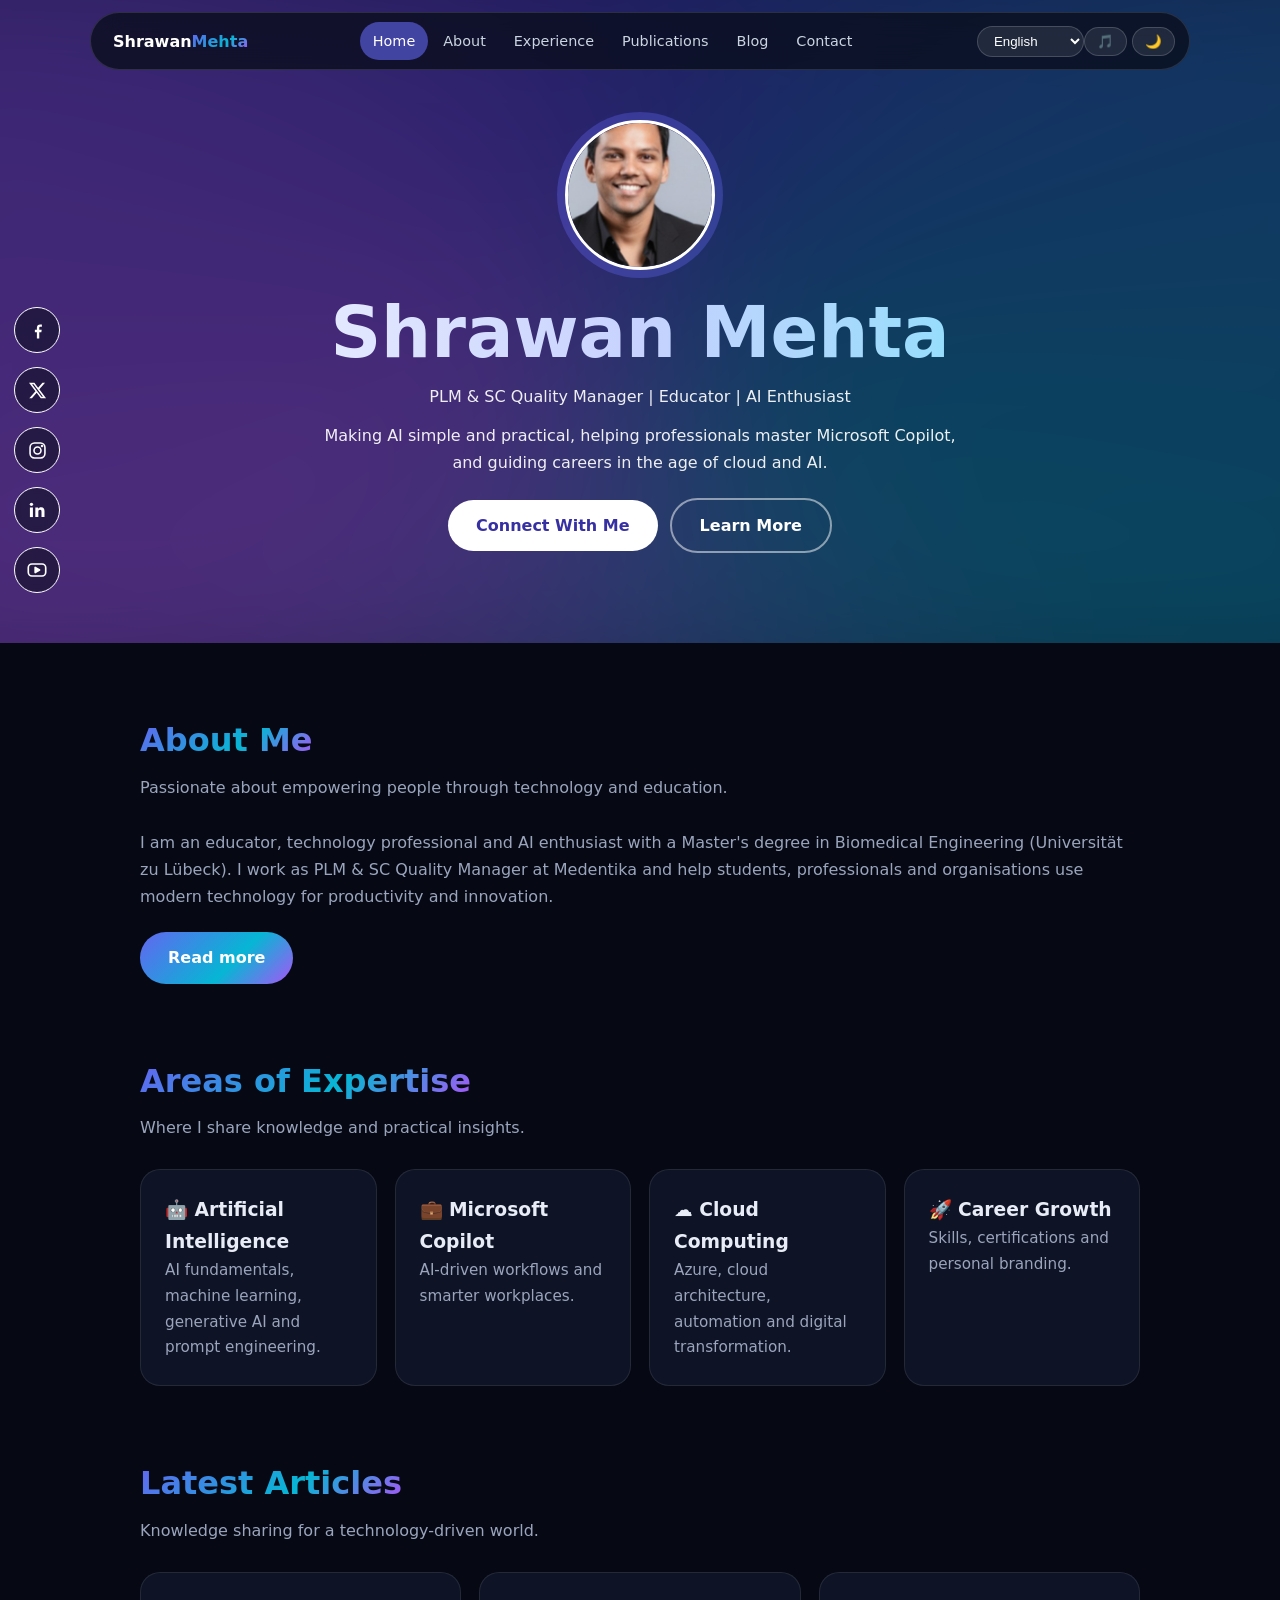
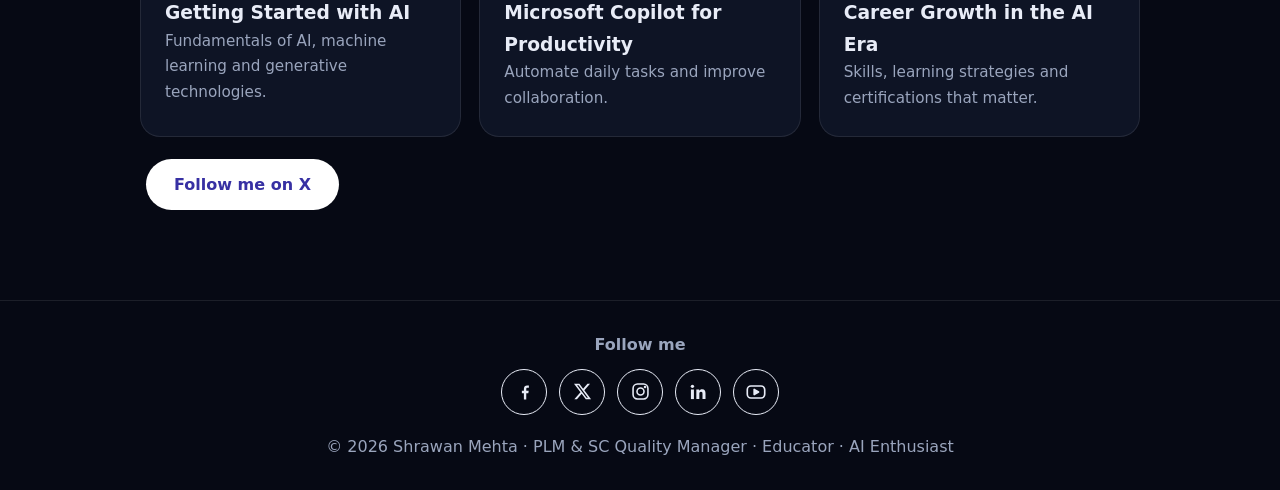
<file: index.html>
<!DOCTYPE html><html lang="en"><head><meta charset="UTF-8"><meta name="viewport" content="width=device-width,initial-scale=1"><title>Home - Shrawan Mehta</title><meta name="description" content="Shrawan Mehta: PLM & SC Quality Manager, educator and AI enthusiast."><meta name="theme-color" content="#060914"><link rel="stylesheet" href="css/style.css"></head><body><header class="hero"><img class="ph" src="images/profile.jpg" alt="Shrawan Mehta"><h1>Shrawan Mehta</h1><p>PLM &amp; SC Quality Manager | Educator | AI Enthusiast</p><p>Making AI simple and practical, helping professionals master Microsoft Copilot, and guiding careers in the age of cloud and AI.</p><a class="btn" href="contact.html">Connect With Me</a><a class="btn o" href="about.html">Learn More</a></header><section class="wrap"><h2><span>About Me</span></h2><p class="sub">Passionate about empowering people through technology and education.</p><p style="color:var(--mu)">I am an educator, technology professional and AI enthusiast with a Master's degree in Biomedical Engineering (Universität zu Lübeck). I work as PLM &amp; SC Quality Manager at Medentika and help students, professionals and organisations use modern technology for productivity and innovation.</p><a class="btn" style="margin-left:0;background:var(--g);color:#fff!important" href="about.html">Read more</a></section><section class="wrap"><h2><span>Areas of Expertise</span></h2><p class="sub">Where I share knowledge and practical insights.</p><div class="grid"><div class="card"><h3>🤖 Artificial Intelligence</h3><p>AI fundamentals, machine learning, generative AI and prompt engineering.</p></div><div class="card"><h3>💼 Microsoft Copilot</h3><p>AI-driven workflows and smarter workplaces.</p></div><div class="card"><h3>☁️ Cloud Computing</h3><p>Azure, cloud architecture, automation and digital transformation.</p></div><div class="card"><h3>🚀 Career Growth</h3><p>Skills, certifications and personal branding.</p></div></div></section><section class="wrap"><h2><span>Latest Articles</span></h2><p class="sub">Knowledge sharing for a technology-driven world.</p><div class="grid"><div class="card"><h3>Getting Started with AI</h3><p>Fundamentals of AI, machine learning and generative technologies.</p></div><div class="card"><h3>Microsoft Copilot for Productivity</h3><p>Automate daily tasks and improve collaboration.</p></div><div class="card"><h3>Career Growth in the AI Era</h3><p>Skills, learning strategies and certifications that matter.</p></div></div><p><a class="btn" href="https://x.com/shrawanmehta0" target="_blank" rel="noopener">Follow me on X</a></p></section><script src="js/script.js"></script><script src="js/social.js"></script></body></html>
</file>
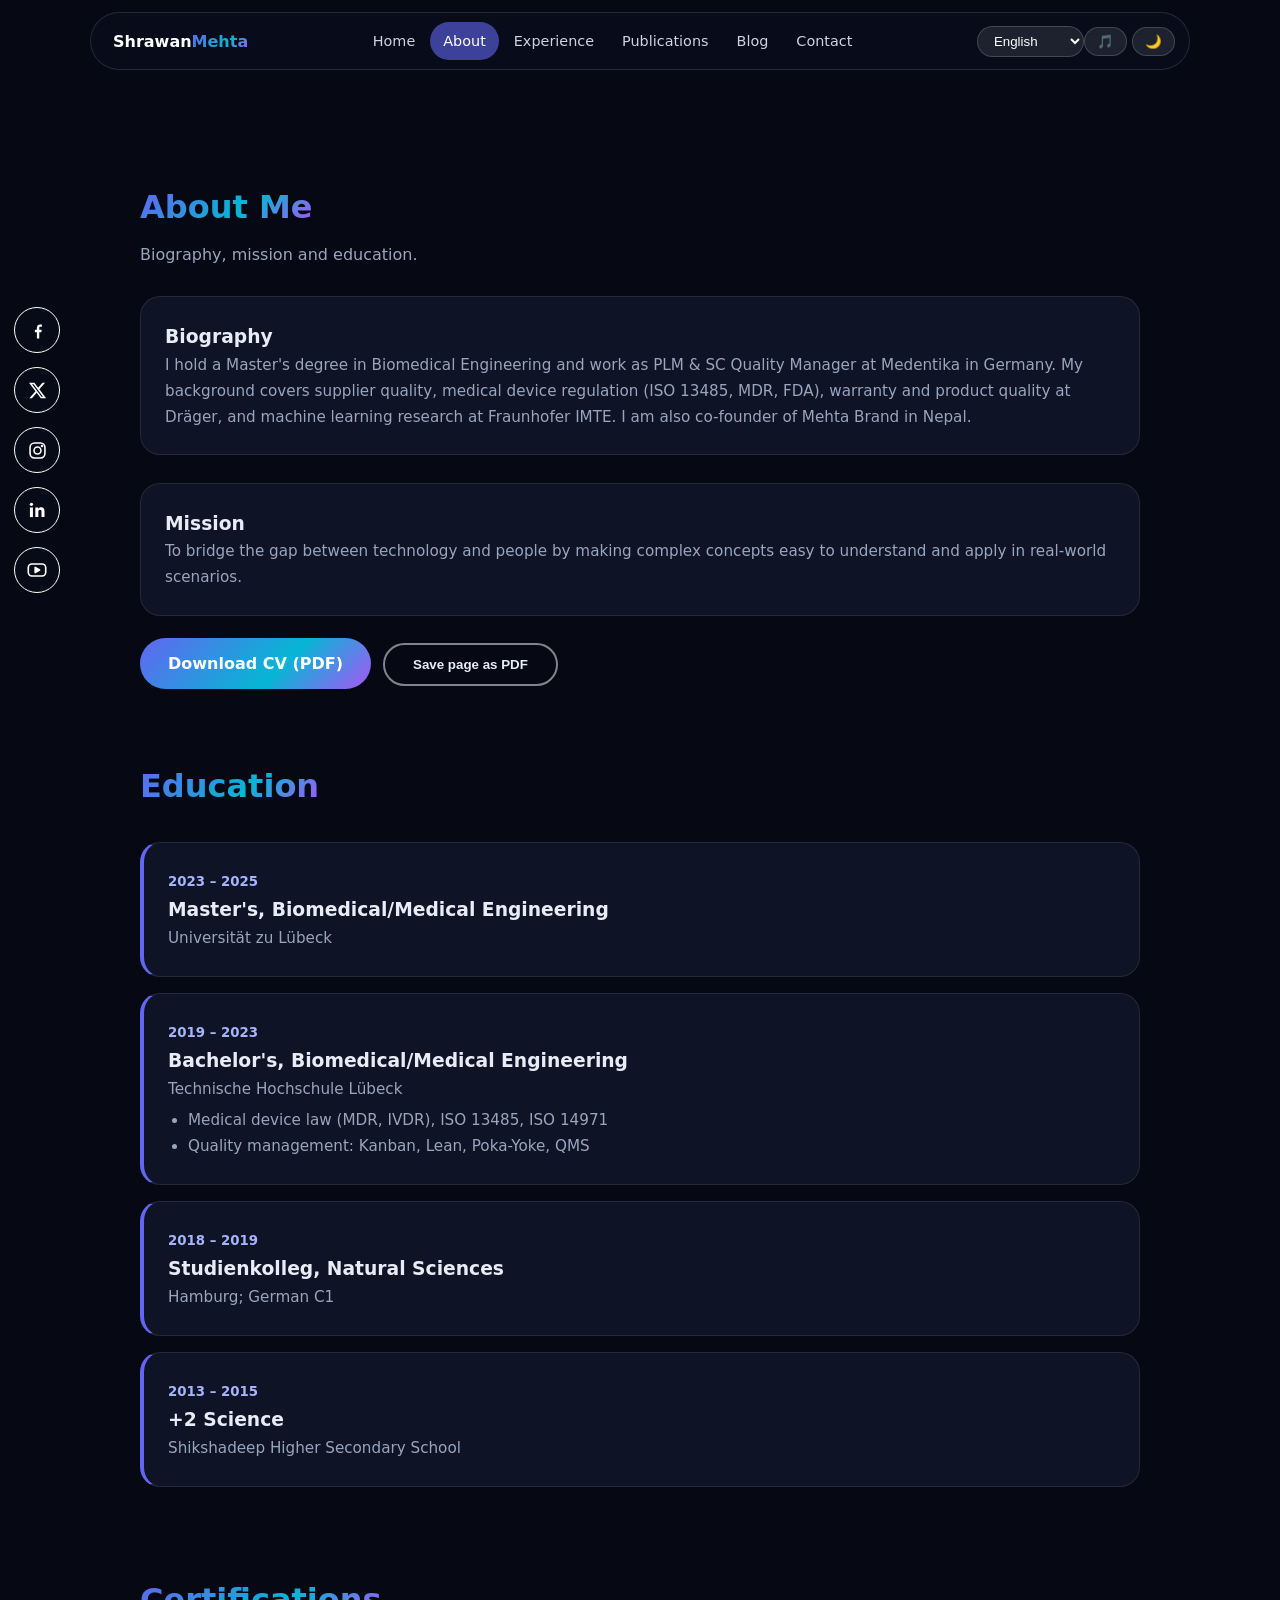
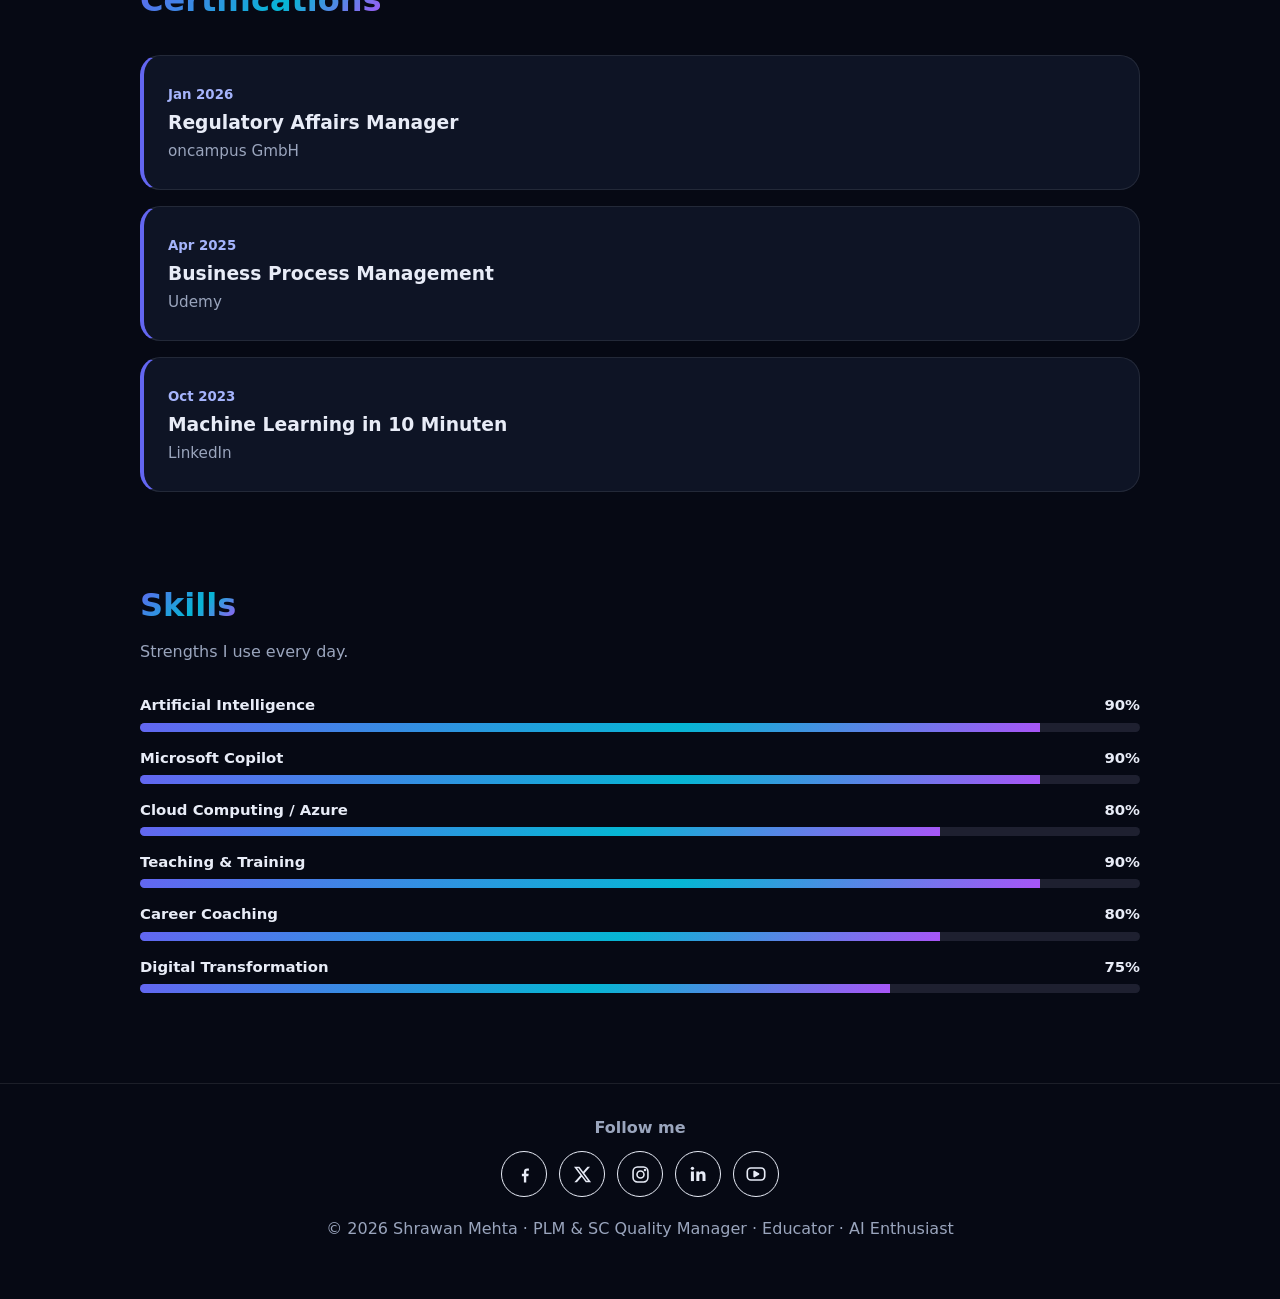
<file: about.html>
<!DOCTYPE html><html lang="en"><head><meta charset="UTF-8"><meta name="viewport" content="width=device-width,initial-scale=1"><title>About - Shrawan Mehta</title><meta name="description" content="Biography, education, mission and skills of Shrawan Mehta."><meta name="theme-color" content="#060914"><link rel="stylesheet" href="css/style.css"></head><body><section class="wrap top"><h2><span>About Me</span></h2><p class="sub">Biography, mission and education.</p><div class="card"><h3>Biography</h3><p>I hold a Master's degree in Biomedical Engineering and work as PLM &amp; SC Quality Manager at Medentika in Germany. My background covers supplier quality, medical device regulation (ISO 13485, MDR, FDA), warranty and product quality at Dräger, and machine learning research at Fraunhofer IMTE. I am also co-founder of Mehta Brand in Nepal.</p></div><br><div class="card"><h3>Mission</h3><p>To bridge the gap between technology and people by making complex concepts easy to understand and apply in real-world scenarios.</p></div><a class="btn" style="margin-left:0;background:var(--g);color:#fff!important" href="documents/CV.pdf" download>Download CV (PDF)</a><button class="btn o" style="margin-left:6px;color:inherit!important;cursor:pointer" onclick="print()">Save page as PDF</button></section><section class="wrap"><h2><span>Education</span></h2><p class="sub"></p><div class="t"><small>2023 – 2025</small><h3>Master's, Biomedical/Medical Engineering</h3><p>Universität zu Lübeck</p></div><div class="t"><small>2019 – 2023</small><h3>Bachelor's, Biomedical/Medical Engineering</h3><p>Technische Hochschule Lübeck</p><ul><li>Medical device law (MDR, IVDR), ISO 13485, ISO 14971</li><li>Quality management: Kanban, Lean, Poka-Yoke, QMS</li></ul></div><div class="t"><small>2018 – 2019</small><h3>Studienkolleg, Natural Sciences</h3><p>Hamburg; German C1</p></div><div class="t"><small>2013 – 2015</small><h3>+2 Science</h3><p>Shikshadeep Higher Secondary School</p></div></section><section class="wrap"><h2><span>Certifications</span></h2><p class="sub"></p><div class="t"><small>Jan 2026</small><h3>Regulatory Affairs Manager</h3><p>oncampus GmbH</p></div><div class="t"><small>Apr 2025</small><h3>Business Process Management</h3><p>Udemy</p></div><div class="t"><small>Oct 2023</small><h3>Machine Learning in 10 Minuten</h3><p>LinkedIn</p></div></section><section class="wrap"><h2><span>Skills</span></h2><p class="sub">Strengths I use every day.</p><div class="row"><span>Artificial Intelligence</span><span>90%</span></div><div class="bar"><i style="width:90%"></i></div><div class="row"><span>Microsoft Copilot</span><span>90%</span></div><div class="bar"><i style="width:90%"></i></div><div class="row"><span>Cloud Computing / Azure</span><span>80%</span></div><div class="bar"><i style="width:80%"></i></div><div class="row"><span>Teaching & Training</span><span>90%</span></div><div class="bar"><i style="width:90%"></i></div><div class="row"><span>Career Coaching</span><span>80%</span></div><div class="bar"><i style="width:80%"></i></div><div class="row"><span>Digital Transformation</span><span>75%</span></div><div class="bar"><i style="width:75%"></i></div></section><script src="js/script.js"></script><script src="js/social.js"></script></body></html>​‌
</file>
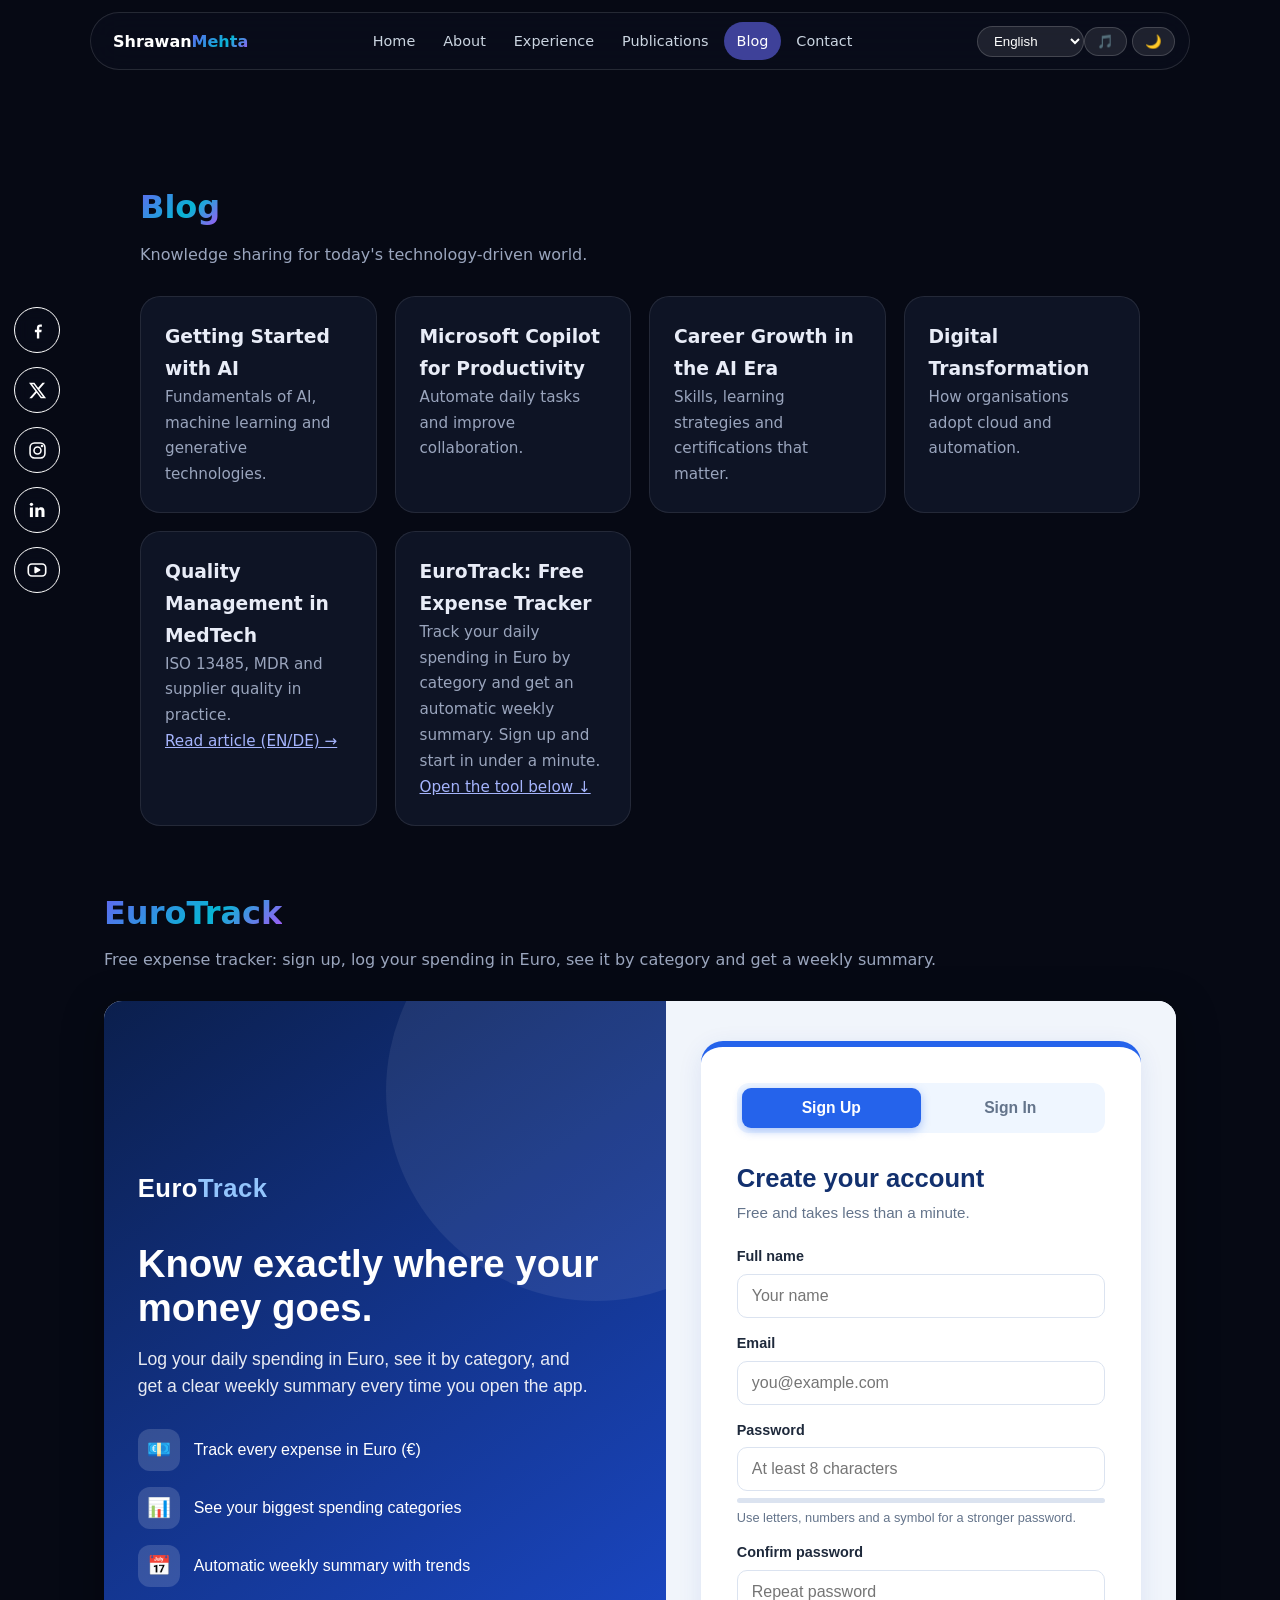
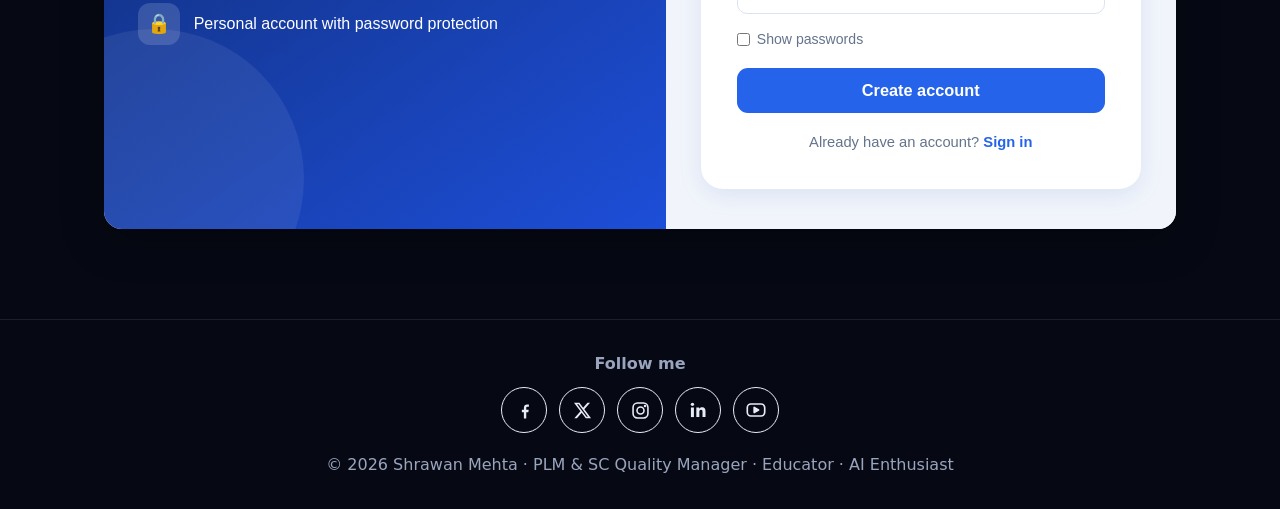
<file: blog.html>
<!DOCTYPE html>
<html lang="en">
<head>
<meta charset="UTF-8">
<meta name="viewport" content="width=device-width,initial-scale=1">
<title>Blog - Shrawan Mehta</title>
<meta name="description" content="Articles on AI, Microsoft Copilot, digital transformation and quality management.">
<meta name="theme-color" content="#060914">
<link rel="stylesheet" href="css/style.css">
</head>
<body>

<!-- ================= BLOG ARTICLES ================= -->
<section class="wrap top">
<h2><span>Blog</span></h2>
<p class="sub">Knowledge sharing for today's technology-driven world.</p>
<div class="grid">
<div class="card"><h3>Getting Started with AI</h3><p>Fundamentals of AI, machine learning and generative technologies.</p></div>
<div class="card"><h3>Microsoft Copilot for Productivity</h3><p>Automate daily tasks and improve collaboration.</p></div>
<div class="card"><h3>Career Growth in the AI Era</h3><p>Skills, learning strategies and certifications that matter.</p></div>
<div class="card"><h3>Digital Transformation</h3><p>How organisations adopt cloud and automation.</p></div>
<div class="card"><h3>Quality Management in MedTech</h3><p>ISO 13485, MDR and supplier quality in practice.</p><p><a href="blog/iso-13485-qms.html">Read article (EN/DE) →</a></p></div>
<div class="card"><h3>EuroTrack: Free Expense Tracker</h3><p>Track your daily spending in Euro by category and get an automatic weekly summary. Sign up and start in under a minute.</p><p><a href="#expense-tracker">Open the tool below ↓</a></p></div>
</div>
</section>

<!-- ================= EUROTRACK (full expense tracker, embedded) ================= -->
<section id="expense-tracker" style="max-width:1200px;margin:60px auto 80px;padding:0 5%;">
<h2><span>EuroTrack</span></h2>
<p class="sub">Free expense tracker: sign up, log your spending in Euro, see it by category and get a weekly summary.</p>
<div id="etHost"></div>
</section>

<!--new-->
<!--Foot Note-->

<!-- The tracker lives in an isolated "shadow" container, so its styles and scripts
     cannot clash with css/style.css or js/script.js. -->
<template id="etTemplate">
<style>
:host{
    --blue-900:#0b1f4d;
    --blue-800:#12306e;
    --blue-700:#1d4ed8;
    --blue-600:#2563eb;
    --blue-500:#3b82f6;
    --blue-100:#dbeafe;
    --blue-50:#eff6ff;
    --bg:#f1f5fb;
    --card:#ffffff;
    --text:#1e293b;
    --muted:#64748b;
    --border:#dbe3f0;
    --danger:#dc2626;
    --ok:#16a34a;
    --shadow:0 6px 24px rgba(30,64,175,.10);
    display:block;
    border-radius:18px;
    overflow:hidden;
    box-shadow:0 10px 40px rgba(0,0,0,.35);
}
*{margin:0;padding:0;box-sizing:border-box;font-family:'Segoe UI',Tahoma,Geneva,Verdana,sans-serif;}
.et{background:var(--bg);color:var(--text);line-height:1.5;text-align:left;}
[hidden]{display:none !important;}
button{font-family:inherit;}

/* ====================== AUTH ====================== */
.auth-layout{display:grid;grid-template-columns:1.1fr 1fr;min-height:680px;}
.brand{
    background:linear-gradient(145deg,var(--blue-900),var(--blue-700));
    color:#fff;padding:60px 6%;display:flex;flex-direction:column;justify-content:center;position:relative;overflow:hidden;
}
.brand::before,.brand::after{content:"";position:absolute;border-radius:50%;background:rgba(255,255,255,.07);}
.brand::before{width:420px;height:420px;right:-140px;top:-120px;}
.brand::after{width:300px;height:300px;left:-100px;bottom:-100px;}
.brand .logo{font-size:1.6rem;font-weight:800;letter-spacing:.5px;margin-bottom:34px;position:relative;z-index:1;}
.brand .logo span{color:#93c5fd;}
.brand h1{font-size:2.4rem;line-height:1.15;margin-bottom:16px;position:relative;z-index:1;color:#fff;}
.brand p.lead{font-size:1.1rem;opacity:.9;max-width:460px;margin-bottom:30px;position:relative;z-index:1;}
.features{list-style:none;position:relative;z-index:1;}
.features li{display:flex;gap:14px;align-items:center;margin-bottom:16px;font-size:1rem;}
.features .ic{
    width:42px;height:42px;border-radius:12px;background:rgba(255,255,255,.15);
    display:flex;align-items:center;justify-content:center;font-size:1.2rem;flex-shrink:0;
}
.auth-side{display:flex;align-items:center;justify-content:center;padding:40px 5%;background:var(--bg);}
.auth-card{
    width:100%;max-width:440px;background:var(--card);border-radius:22px;padding:36px;
    box-shadow:var(--shadow);border-top:6px solid var(--blue-600);
}
.tabs{display:flex;background:var(--blue-50);border-radius:12px;padding:5px;margin-bottom:26px;}
.tab{
    flex:1;border:none;background:transparent;padding:11px;border-radius:9px;
    font-weight:700;color:var(--muted);cursor:pointer;font-size:.98rem;transition:.2s;
}
.tab.active{background:var(--blue-600);color:#fff;box-shadow:0 3px 10px rgba(37,99,235,.35);}
.auth-card h2{font-size:1.6rem;color:var(--blue-800);margin-bottom:4px;}
.auth-card .sub{color:var(--muted);margin-bottom:22px;font-size:.95rem;}
.field{margin-bottom:15px;}
.field label{display:block;font-weight:600;font-size:.9rem;margin-bottom:6px;color:var(--text);}
.field input,.field select{
    width:100%;padding:12px 14px;border:1.5px solid var(--border);border-radius:10px;
    font-size:1rem;background:#fff;color:var(--text);transition:.2s;
}
.field input:focus,.field select:focus{outline:none;border-color:var(--blue-500);box-shadow:0 0 0 4px rgba(59,130,246,.18);}
.row{display:flex;justify-content:space-between;align-items:center;font-size:.88rem;color:var(--muted);margin-bottom:18px;}
.row label{display:flex;gap:7px;align-items:center;cursor:pointer;}
.btn{
    width:100%;padding:13px;border:none;border-radius:11px;background:var(--blue-600);color:#fff;
    font-weight:700;font-size:1.02rem;cursor:pointer;transition:.2s;
}
.btn:hover{background:var(--blue-700);transform:translateY(-1px);}
.btn:disabled{opacity:.6;cursor:wait;transform:none;}
.msg{padding:11px 14px;border-radius:10px;font-size:.92rem;margin-bottom:16px;}
.msg.error{background:#fee2e2;color:#991b1b;}
.msg.ok{background:#dcfce7;color:#166534;}
.switch-text{text-align:center;margin-top:18px;font-size:.92rem;color:var(--muted);}
.switch-text a{color:var(--blue-600);font-weight:700;cursor:pointer;text-decoration:none;}
.hint{font-size:.8rem;color:var(--muted);margin-top:5px;}
.strength{height:5px;background:var(--border);border-radius:5px;margin-top:7px;overflow:hidden;}
.strength span{display:block;height:100%;width:0;background:var(--danger);transition:.3s;}

/* ====================== APP ====================== */
.topbar{
    background:linear-gradient(135deg,var(--blue-900),var(--blue-700));color:#fff;
    padding:16px 5%;display:flex;justify-content:space-between;align-items:center;
}
.topbar .logo{font-weight:800;font-size:1.3rem;}
.topbar .logo span{color:#93c5fd;}
.userbox{display:flex;align-items:center;gap:14px;font-size:.95rem;}
.userbox button{background:rgba(255,255,255,.15);color:#fff;border:1px solid rgba(255,255,255,.35);padding:8px 16px;border-radius:9px;cursor:pointer;font-weight:600;}
.userbox button:hover{background:rgba(255,255,255,.28);}

.wrap{width:92%;max-width:1200px;margin:28px auto 40px;}
.cards{display:grid;grid-template-columns:repeat(auto-fit,minmax(210px,1fr));gap:18px;margin-bottom:24px;}
.stat{background:var(--card);padding:22px;border-radius:16px;box-shadow:var(--shadow);border-left:5px solid var(--blue-500);}
.stat small{color:var(--muted);font-weight:600;text-transform:uppercase;font-size:.74rem;letter-spacing:.6px;}
.stat strong{display:block;font-size:1.7rem;color:var(--blue-800);margin-top:4px;}
.stat span{font-size:.85rem;color:var(--muted);}

.grid{display:grid;grid-template-columns:1fr 1.4fr;gap:22px;margin-bottom:22px;}
.panel{background:var(--card);border-radius:18px;padding:26px;box-shadow:var(--shadow);}
.panel h3{color:var(--blue-800);margin-bottom:4px;font-size:1.2rem;}
.panel .sub{color:var(--muted);font-size:.9rem;margin-bottom:18px;}
.panel-head{display:flex;justify-content:space-between;align-items:center;flex-wrap:wrap;gap:10px;margin-bottom:6px;}
.two{display:grid;grid-template-columns:1fr 1fr;gap:12px;}

.week-nav{display:flex;align-items:center;gap:8px;}
.week-nav button{border:1px solid var(--border);background:#fff;border-radius:8px;width:34px;height:34px;cursor:pointer;font-size:1rem;color:var(--blue-700);}
.week-nav button:hover{background:var(--blue-50);}
.week-nav button:disabled{opacity:.35;cursor:default;}
.week-label{font-weight:700;color:var(--blue-800);min-width:170px;text-align:center;font-size:.95rem;}

.week-total{display:flex;gap:22px;flex-wrap:wrap;margin:14px 0 18px;}
.week-total div strong{display:block;font-size:1.5rem;color:var(--blue-700);}
.week-total div span{font-size:.82rem;color:var(--muted);}
.delta.up{color:var(--danger);font-weight:700;}
.delta.down{color:var(--ok);font-weight:700;}

.insight{background:var(--blue-50);border-left:4px solid var(--blue-500);padding:14px 16px;border-radius:10px;margin-bottom:20px;font-size:.95rem;}

.days{display:flex;align-items:flex-end;gap:10px;height:170px;margin-bottom:6px;padding-top:10px;}
.day{flex:1;display:flex;flex-direction:column;align-items:center;justify-content:flex-end;height:100%;}
.day .bar{width:100%;max-width:46px;background:linear-gradient(180deg,var(--blue-500),var(--blue-700));border-radius:8px 8px 3px 3px;min-height:3px;transition:height .4s;}
.day .val{font-size:.72rem;color:var(--muted);margin-bottom:4px;white-space:nowrap;}
.day-names{display:flex;gap:10px;}
.day-names span{flex:1;text-align:center;font-size:.8rem;font-weight:600;color:var(--muted);}
.day.today .bar{background:linear-gradient(180deg,#60a5fa,#1e40af);outline:2px solid var(--blue-100);}

.cat-top{display:flex;gap:22px;align-items:center;flex-wrap:wrap;margin-bottom:18px;}
.donut{width:150px;height:150px;border-radius:50%;background:var(--blue-100);position:relative;flex-shrink:0;}
.donut::after{content:"";position:absolute;inset:26px;background:#fff;border-radius:50%;}
.donut-center{position:absolute;inset:0;display:flex;flex-direction:column;align-items:center;justify-content:center;z-index:2;text-align:center;}
.donut-center strong{font-size:1.05rem;color:var(--blue-800);}
.donut-center small{font-size:.7rem;color:var(--muted);}
.cat-list{flex:1;min-width:230px;}
.cat-row{margin-bottom:12px;}
.cat-row .line{display:flex;justify-content:space-between;font-size:.92rem;margin-bottom:4px;}
.cat-row .name{display:flex;align-items:center;gap:8px;font-weight:600;}
.dot{width:11px;height:11px;border-radius:50%;display:inline-block;}
.track{height:8px;background:var(--blue-50);border-radius:8px;overflow:hidden;}
.track span{display:block;height:100%;border-radius:8px;transition:width .4s;}
.empty{color:var(--muted);text-align:center;padding:26px 10px;font-size:.95rem;}

.tx{display:flex;align-items:center;gap:14px;padding:12px 0;border-bottom:1px solid var(--border);}
.tx:last-child{border-bottom:none;}
.tx .badge{width:40px;height:40px;border-radius:11px;display:flex;align-items:center;justify-content:center;font-size:1.15rem;flex-shrink:0;}
.tx .info{flex:1;min-width:0;}
.tx .info strong{display:block;font-size:.96rem;}
.tx .info small{color:var(--muted);}
.tx .amt{font-weight:700;color:var(--blue-800);white-space:nowrap;}
.tx .del{border:none;background:transparent;color:var(--muted);cursor:pointer;font-size:1.1rem;padding:6px;border-radius:7px;}
.tx .del:hover{background:#fee2e2;color:var(--danger);}

select.inline{padding:8px 12px;border:1.5px solid var(--border);border-radius:9px;background:#fff;font-size:.9rem;color:var(--text);}
.toast{position:fixed;bottom:24px;left:50%;transform:translateX(-50%);background:var(--blue-900);color:#fff;padding:12px 22px;border-radius:30px;font-size:.92rem;z-index:2000;box-shadow:var(--shadow);}

@media(max-width:980px){
    .auth-layout{grid-template-columns:1fr;}
    .brand{padding:40px 7%;}
    .brand h1{font-size:2rem;}
    .features{display:none;}
    .grid{grid-template-columns:1fr;}
}
@media(max-width:520px){
    .auth-card{padding:26px 20px;}
    .two{grid-template-columns:1fr;}
    .userbox .uname{display:none;}
}
</style>

<div class="et">

<!-- ================= LOGIN PORTAL: Sign up first, then Sign in, on the right ================= -->
<div id="authView" class="auth-layout">

    <section class="brand" aria-label="About EuroTrack">
        <div class="logo">Euro<span>Track</span></div>
        <h1>Know exactly where your money goes.</h1>
        <p class="lead">Log your daily spending in Euro, see it by category, and get a clear weekly summary every time you open the app.</p>
        <ul class="features">
            <li><span class="ic">💶</span> Track every expense in Euro (€)</li>
            <li><span class="ic">📊</span> See your biggest spending categories</li>
            <li><span class="ic">📅</span> Automatic weekly summary with trends</li>
            <li><span class="ic">🔒</span> Personal account with password protection</li>
        </ul>
    </section>

    <section class="auth-side">
        <div class="auth-card">
            <div class="tabs" role="tablist">
                <button class="tab active" id="tabSignup" role="tab" aria-selected="true">Sign Up</button>
                <button class="tab" id="tabSignin" role="tab" aria-selected="false">Sign In</button>
            </div>

            <div id="authMsg" class="msg" hidden role="alert"></div>

            <!-- SIGN UP -->
            <form id="signupForm" novalidate>
                <h2>Create your account</h2>
                <p class="sub">Free and takes less than a minute.</p>

                <div class="field">
                    <label for="suName">Full name</label>
                    <input id="suName" type="text" autocomplete="name" placeholder="Your name" required>
                </div>
                <div class="field">
                    <label for="suEmail">Email</label>
                    <input id="suEmail" type="email" autocomplete="email" placeholder="you@example.com" required>
                </div>
                <div class="field">
                    <label for="suPass">Password</label>
                    <input id="suPass" type="password" autocomplete="new-password" placeholder="At least 8 characters" required>
                    <div class="strength"><span id="strengthBar"></span></div>
                    <div class="hint" id="strengthText">Use letters, numbers and a symbol for a stronger password.</div>
                </div>
                <div class="field">
                    <label for="suPass2">Confirm password</label>
                    <input id="suPass2" type="password" autocomplete="new-password" placeholder="Repeat password" required>
                </div>
                <div class="row">
                    <label><input type="checkbox" class="showpw"> Show passwords</label>
                </div>
                <button class="btn" type="submit" id="suBtn">Create account</button>
                <p class="switch-text">Already have an account? <a id="toSignin">Sign in</a></p>
            </form>

            <!-- SIGN IN -->
            <form id="signinForm" novalidate hidden>
                <h2>Welcome back</h2>
                <p class="sub">Sign in to see your expenses.</p>

                <div class="field">
                    <label for="siEmail">Email</label>
                    <input id="siEmail" type="email" autocomplete="username" placeholder="you@example.com" required>
                </div>
                <div class="field">
                    <label for="siPass">Password</label>
                    <input id="siPass" type="password" autocomplete="current-password" placeholder="Your password" required>
                </div>
                <div class="row">
                    <label><input type="checkbox" class="showpw"> Show password</label>
                </div>
                <button class="btn" type="submit" id="siBtn">Sign in</button>
                <p class="switch-text">New here? <a id="toSignup">Create an account</a></p>
            </form>
        </div>
    </section>
</div>

<!-- ================= EXPENSE TRACKER APP ================= -->
<div id="appView" hidden>
    <div class="topbar">
        <div class="logo">Euro<span>Track</span></div>
        <div class="userbox">
            <span class="uname" id="helloName"></span>
            <button id="exportBtn" title="Download all expenses as CSV">⬇ CSV</button>
            <button id="logoutBtn">Sign out</button>
        </div>
    </div>

    <main class="wrap">

        <div class="cards">
            <div class="stat"><small>Today</small><strong id="stToday">€0,00</strong><span id="stTodayN">0 expenses</span></div>
            <div class="stat"><small>This week</small><strong id="stWeek">€0,00</strong><span>Monday to Sunday</span></div>
            <div class="stat"><small>This month</small><strong id="stMonth">€0,00</strong><span id="stMonthN"></span></div>
            <div class="stat"><small>Top category (month)</small><strong id="stTop">-</strong><span id="stTopAmt">No data yet</span></div>
        </div>

        <div class="grid">
            <section class="panel">
                <h3>Add an expense</h3>
                <p class="sub">Record what you spent, in Euro.</p>
                <form id="expForm" novalidate>
                    <div class="two">
                        <div class="field">
                            <label for="exAmount">Amount (€)</label>
                            <input id="exAmount" type="text" inputmode="decimal" placeholder="12,50" required>
                        </div>
                        <div class="field">
                            <label for="exDate">Date</label>
                            <input id="exDate" type="date" required>
                        </div>
                    </div>
                    <div class="field">
                        <label for="exCat">Category</label>
                        <select id="exCat"></select>
                    </div>
                    <div class="field">
                        <label for="exNote">Note (optional)</label>
                        <input id="exNote" type="text" maxlength="80" placeholder="e.g. Weekly shopping at Lidl">
                    </div>
                    <div id="expMsg" class="msg error" hidden></div>
                    <button class="btn" type="submit">+ Add expense</button>
                </form>
            </section>

            <section class="panel">
                <div class="panel-head">
                    <h3>Weekly summary</h3>
                    <div class="week-nav">
                        <button id="prevWeek" aria-label="Previous week">‹</button>
                        <span class="week-label" id="weekLabel"></span>
                        <button id="nextWeek" aria-label="Next week">›</button>
                    </div>
                </div>

                <div class="week-total">
                    <div><strong id="wkTotal">€0,00</strong><span>Total this week</span></div>
                    <div><strong id="wkAvg">€0,00</strong><span>Daily average</span></div>
                    <div><strong id="wkDelta">-</strong><span>vs. previous week</span></div>
                </div>

                <div class="insight" id="wkInsight">Add some expenses to see your weekly insights.</div>

                <div class="days" id="dayBars"></div>
                <div class="day-names"><span>Mon</span><span>Tue</span><span>Wed</span><span>Thu</span><span>Fri</span><span>Sat</span><span>Sun</span></div>
            </section>
        </div>

        <div class="grid">
            <section class="panel">
                <div class="panel-head">
                    <h3>Where your money goes</h3>
                    <select class="inline" id="catRange" aria-label="Time range">
                        <option value="week">Selected week</option>
                        <option value="month" selected>This month</option>
                        <option value="all">All time</option>
                    </select>
                </div>
                <p class="sub">Spending by category, biggest first.</p>
                <div class="cat-top">
                    <div class="donut" id="donut">
                        <div class="donut-center"><strong id="donutTotal">€0</strong><small>total</small></div>
                    </div>
                    <div class="cat-list" id="catList"></div>
                </div>
            </section>

            <section class="panel">
                <div class="panel-head">
                    <h3>Recent expenses</h3>
                    <select class="inline" id="txFilter" aria-label="Filter by category"></select>
                </div>
                <p class="sub">Your latest entries. Use the ✕ to delete one.</p>
                <div id="txList"></div>
            </section>
        </div>
    </main>
</div>

<div id="toast" class="toast" hidden></div>
</div>
</template>

<script>
/* ===================================================================
   EuroTrack: everything is wrapped in one function so nothing clashes
   with js/script.js or js/social.js on your site.
   =================================================================== */
(function(){

const host = document.getElementById('etHost');
const root = host.attachShadow({mode:'open'});
root.appendChild(document.getElementById('etTemplate').content.cloneNode(true));
const $ = id => root.getElementById(id);

/* ---------- Storage helpers (safe if browser storage is blocked) ---------- */
const mem = {};
function load(key, def){
    try{
        const v = localStorage.getItem(key);
        return v ? JSON.parse(v) : def;
    }catch(e){ return key in mem ? mem[key] : def; }
}
function save(key, val){
    mem[key] = val;
    try{ localStorage.setItem(key, JSON.stringify(val)); }catch(e){}
}
function getSession(){ try{ return sessionStorage.getItem('et_session'); }catch(e){ return mem.session || null; } }
function setSession(v){
    mem.session = v;
    try{ v ? sessionStorage.setItem('et_session', v) : sessionStorage.removeItem('et_session'); }catch(e){}
}

/* ---------- Categories ---------- */
const CATEGORIES = [
    {name:'Groceries',        icon:'🛒', color:'#1d4ed8'},
    {name:'Rent & Housing',   icon:'🏠', color:'#2563eb'},
    {name:'Transport',        icon:'🚆', color:'#0ea5e9'},
    {name:'Eating Out',       icon:'🍽️', color:'#3b82f6'},
    {name:'Utilities & Bills',icon:'💡', color:'#6366f1'},
    {name:'Health',           icon:'💊', color:'#06b6d4'},
    {name:'Shopping',         icon:'🛍️', color:'#60a5fa'},
    {name:'Entertainment',    icon:'🎬', color:'#818cf8'},
    {name:'Travel',           icon:'✈️', color:'#0284c7'},
    {name:'Education',        icon:'📚', color:'#38bdf8'},
    {name:'Other',            icon:'📦', color:'#94a3b8'}
];
const catByName = n => CATEGORIES.find(c => c.name === n) || CATEGORIES[CATEGORIES.length-1];

const eur = new Intl.NumberFormat('de-DE', {style:'currency', currency:'EUR'});
const fmt = cents => eur.format(cents/100);

/* ---------- Password hashing (PBKDF2 via Web Crypto, simple fallback) ---------- */
const toHex = buf => [...new Uint8Array(buf)].map(b => b.toString(16).padStart(2,'0')).join('');
function randomHex(n){
    const a = new Uint8Array(n);
    if (window.crypto && crypto.getRandomValues) crypto.getRandomValues(a);
    else for (let i=0;i<n;i++) a[i] = Math.floor(Math.random()*256);
    return toHex(a);
}
async function hashPw(pw, salt){
    if (window.crypto && crypto.subtle){
        const key = await crypto.subtle.importKey('raw', new TextEncoder().encode(pw), 'PBKDF2', false, ['deriveBits']);
        const bits = await crypto.subtle.deriveBits(
            {name:'PBKDF2', salt:new TextEncoder().encode(salt), iterations:150000, hash:'SHA-256'}, key, 256);
        return toHex(bits);
    }
    let h = 5381; const s = salt + pw;
    for (let i=0;i<s.length;i++) h = ((h<<5)+h) ^ s.charCodeAt(i);
    return 'f' + (h>>>0).toString(16);
}

/* ---------- Auth UI ---------- */
const authMsg = $('authMsg');
function showAuthMsg(text, type){
    authMsg.textContent = text;
    authMsg.className = 'msg ' + type;
    authMsg.hidden = false;
}
function clearAuthMsg(){ authMsg.hidden = true; }

function showTab(which){
    const up = which === 'signup';
    $('signupForm').hidden = !up;
    $('signinForm').hidden = up;
    $('tabSignup').classList.toggle('active', up);
    $('tabSignin').classList.toggle('active', !up);
    $('tabSignup').setAttribute('aria-selected', up);
    $('tabSignin').setAttribute('aria-selected', !up);
    clearAuthMsg();
}
$('tabSignup').onclick = $('toSignup').onclick = () => showTab('signup');
$('tabSignin').onclick = $('toSignin').onclick = () => showTab('signin');

root.querySelectorAll('.showpw').forEach(cb => cb.addEventListener('change', () => {
    cb.closest('form').querySelectorAll('input[type=password],input[data-pw]').forEach(i => {
        i.type = cb.checked ? 'text' : 'password';
        i.dataset.pw = '1';
    });
}));

$('suPass').addEventListener('input', e => {
    const v = e.target.value; let s = 0;
    if (v.length >= 8) s++;
    if (v.length >= 12) s++;
    if (/[A-Z]/.test(v) && /[a-z]/.test(v)) s++;
    if (/\d/.test(v)) s++;
    if (/[^A-Za-z0-9]/.test(v)) s++;
    const colors = ['#dc2626','#dc2626','#f59e0b','#3b82f6','#16a34a','#16a34a'];
    const labels = ['Too weak','Weak','Okay','Good','Strong','Very strong'];
    $('strengthBar').style.width = (v ? Math.max(s,1)*20 : 0) + '%';
    $('strengthBar').style.background = colors[s];
    $('strengthText').textContent = v ? labels[s] : 'Use letters, numbers and a symbol for a stronger password.';
});

/* Sign up */
$('signupForm').addEventListener('submit', async e => {
    e.preventDefault();
    const name = $('suName').value.trim();
    const email = $('suEmail').value.trim().toLowerCase();
    const pw = $('suPass').value, pw2 = $('suPass2').value;

    if (name.length < 2) return showAuthMsg('Please enter your name.', 'error');
    if (!/^\S+@\S+\.\S+$/.test(email)) return showAuthMsg('Please enter a valid email address.', 'error');
    if (pw.length < 8) return showAuthMsg('Password must be at least 8 characters.', 'error');
    if (pw !== pw2) return showAuthMsg('The passwords do not match.', 'error');

    const users = load('et_users', {});
    if (users[email]) return showAuthMsg('An account with this email already exists. Please sign in.', 'error');

    $('suBtn').disabled = true;
    try{
        const salt = randomHex(16);
        users[email] = {name, salt, hash: await hashPw(pw, salt), created: Date.now()};
        save('et_users', users);
    } finally { $('suBtn').disabled = false; }

    $('signupForm').reset();
    $('strengthBar').style.width = '0';
    showTab('signin');
    $('siEmail').value = email;
    $('siPass').focus();
    showAuthMsg('Account created. Please sign in to continue.', 'ok');
});

/* Sign in (30-second lock after 5 failed attempts) */
let fails = 0, lockUntil = 0;
$('signinForm').addEventListener('submit', async e => {
    e.preventDefault();
    const email = $('siEmail').value.trim().toLowerCase();
    const pw = $('siPass').value;

    if (Date.now() < lockUntil){
        return showAuthMsg('Too many attempts. Please wait ' + Math.ceil((lockUntil-Date.now())/1000) + ' seconds.', 'error');
    }
    if (!email || !pw) return showAuthMsg('Please enter your email and password.', 'error');

    $('siBtn').disabled = true;
    let ok = false;
    try{
        const u = load('et_users', {})[email];
        ok = !!u && (await hashPw(pw, u.salt)) === u.hash;
    } finally { $('siBtn').disabled = false; }

    if (!ok){
        fails++;
        if (fails >= 5){ lockUntil = Date.now() + 30000; fails = 0; }
        return showAuthMsg('Incorrect email or password.', 'error');
    }
    fails = 0;
    setSession(email);
    $('signinForm').reset();
    openApp(true);
});

$('logoutBtn').onclick = () => {
    setSession(null);
    currentUser = null;
    $('appView').hidden = true;
    $('authView').hidden = false;
    showTab('signin');
    showAuthMsg('You have been signed out.', 'ok');
};

/* ---------- Date helpers (local "YYYY-MM-DD" strings) ---------- */
const pad = n => String(n).padStart(2,'0');
const ymd = d => d.getFullYear() + '-' + pad(d.getMonth()+1) + '-' + pad(d.getDate());
const parseYmd = s => { const [y,m,d] = s.split('-').map(Number); return new Date(y, m-1, d); };
function mondayOf(d){
    const x = new Date(d.getFullYear(), d.getMonth(), d.getDate());
    const wd = (x.getDay() + 6) % 7;
    x.setDate(x.getDate() - wd);
    return x;
}
const addDays = (d, n) => { const x = new Date(d); x.setDate(x.getDate()+n); return x; };
const shortDate = d => d.toLocaleDateString('en-GB', {day:'numeric', month:'short'});

/* ---------- App state ---------- */
let currentUser = null;
let expenses = [];
let weekStart = mondayOf(new Date());

const expKey = () => 'et_exp_' + currentUser;
const persist = () => save(expKey(), expenses);

function openApp(scrollToTop){
    currentUser = getSession();
    const users = load('et_users', {});
    if (!currentUser || !users[currentUser]){ setSession(null); return; }
    expenses = load(expKey(), []);
    weekStart = mondayOf(new Date());

    $('helloName').textContent = 'Hi, ' + users[currentUser].name.split(' ')[0];
    $('authView').hidden = true;
    $('appView').hidden = false;
    $('exDate').value = ymd(new Date());
    renderAll();
    if (scrollToTop) host.scrollIntoView({behavior:'smooth', block:'start'});
}

CATEGORIES.forEach(c => {
    const o = document.createElement('option');
    o.value = c.name; o.textContent = c.icon + '  ' + c.name;
    $('exCat').appendChild(o);
});
(function(){
    const all = document.createElement('option');
    all.value = ''; all.textContent = 'All categories';
    $('txFilter').appendChild(all);
    CATEGORIES.forEach(c => {
        const o = document.createElement('option');
        o.value = c.name; o.textContent = c.name;
        $('txFilter').appendChild(o);
    });
})();

/* ---------- Add / delete expenses ---------- */
function showToast(t){
    const el = $('toast'); el.textContent = t; el.hidden = false;
    clearTimeout(showToast.t); showToast.t = setTimeout(() => el.hidden = true, 2200);
}

$('expForm').addEventListener('submit', e => {
    e.preventDefault();
    const msg = $('expMsg');
    const raw = $('exAmount').value.trim().replace(/\s/g,'').replace(/€/g,'').replace(',', '.');
    const num = Number(raw);
    const date = $('exDate').value;

    msg.hidden = true;
    if (!raw || !isFinite(num) || num <= 0){ msg.textContent = 'Enter a valid amount greater than 0.'; msg.hidden = false; return; }
    if (num > 1000000){ msg.textContent = 'Amount is too large.'; msg.hidden = false; return; }
    if (!date){ msg.textContent = 'Please choose a date.'; msg.hidden = false; return; }

    expenses.push({
        id: Date.now().toString(36) + Math.random().toString(36).slice(2,6),
        cents: Math.round(num*100),
        cat: $('exCat').value,
        date,
        note: $('exNote').value.trim().slice(0,80)
    });
    persist();
    $('exAmount').value = ''; $('exNote').value = '';
    $('exAmount').focus();
    weekStart = mondayOf(parseYmd(date));
    renderAll();
    showToast('Expense added: ' + fmt(Math.round(num*100)));
});

function deleteExpense(id){
    if (!confirm('Delete this expense?')) return;
    expenses = expenses.filter(x => x.id !== id);
    persist(); renderAll();
}

/* ---------- Calculations ---------- */
const sum = list => list.reduce((s,x) => s + x.cents, 0);
const inRange = (list, from, to) => list.filter(x => x.date >= ymd(from) && x.date <= ymd(to));

function byCategory(list){
    const map = {};
    list.forEach(x => map[x.cat] = (map[x.cat]||0) + x.cents);
    return Object.entries(map).map(([cat,cents]) => ({cat, cents})).sort((a,b) => b.cents - a.cents);
}

/* ---------- Rendering ---------- */
function el(tag, cls, text){
    const e = document.createElement(tag);
    if (cls) e.className = cls;
    if (text !== undefined) e.textContent = text;
    return e;
}

function renderStats(){
    const now = new Date();
    const today = ymd(now);
    const todays = expenses.filter(x => x.date === today);
    const wk = inRange(expenses, mondayOf(now), addDays(mondayOf(now), 6));
    const mStart = new Date(now.getFullYear(), now.getMonth(), 1);
    const mEnd = new Date(now.getFullYear(), now.getMonth()+1, 0);
    const mo = inRange(expenses, mStart, mEnd);

    $('stToday').textContent = fmt(sum(todays));
    $('stTodayN').textContent = todays.length + (todays.length === 1 ? ' expense' : ' expenses');
    $('stWeek').textContent = fmt(sum(wk));
    $('stMonth').textContent = fmt(sum(mo));
    $('stMonthN').textContent = mo.length + (mo.length === 1 ? ' expense' : ' expenses');

    const top = byCategory(mo)[0];
    $('stTop').textContent = top ? top.cat : '-';
    $('stTopAmt').textContent = top ? fmt(top.cents) + ' this month' : 'No data yet';
}

function renderWeek(){
    const end = addDays(weekStart, 6);
    const list = inRange(expenses, weekStart, end);
    const prev = inRange(expenses, addDays(weekStart,-7), addDays(weekStart,-1));
    const total = sum(list), prevTotal = sum(prev);

    $('weekLabel').textContent = shortDate(weekStart) + ' – ' + shortDate(end) + ' ' + end.getFullYear();
    $('nextWeek').disabled = ymd(weekStart) >= ymd(mondayOf(new Date()));

    $('wkTotal').textContent = fmt(total);
    $('wkAvg').textContent = fmt(Math.round(total/7));

    const dEl = $('wkDelta');
    dEl.className = '';
    if (prevTotal === 0 && total === 0) dEl.textContent = '-';
    else if (prevTotal === 0){ dEl.textContent = 'New'; }
    else{
        const pct = Math.round((total - prevTotal)/prevTotal*100);
        dEl.textContent = (pct > 0 ? '▲ +' : pct < 0 ? '▼ ' : '') + pct + '%';
        dEl.className = pct > 0 ? 'delta up' : pct < 0 ? 'delta down' : '';
    }

    const perDay = Array.from({length:7}, (_,i) => sum(list.filter(x => x.date === ymd(addDays(weekStart,i)))));
    const max = Math.max(...perDay, 1);
    const box = $('dayBars'); box.textContent = '';
    const todayStr = ymd(new Date());
    perDay.forEach((c,i) => {
        const d = el('div', 'day' + (ymd(addDays(weekStart,i)) === todayStr ? ' today' : ''));
        d.appendChild(el('div', 'val', c ? fmt(c).replace(/\s/g,'') : ''));
        const bar = el('div', 'bar'); bar.style.height = (c/max*100*0.78) + '%';
        d.appendChild(bar);
        d.title = addDays(weekStart,i).toLocaleDateString('en-GB',{weekday:'long', day:'numeric', month:'long'}) + ': ' + fmt(c);
        box.appendChild(d);
    });

    const ins = $('wkInsight');
    if (!list.length){
        ins.textContent = 'No expenses recorded for this week.';
    }else{
        const cats = byCategory(list);
        const topDayIdx = perDay.indexOf(Math.max(...perDay));
        const dayName = addDays(weekStart, topDayIdx).toLocaleDateString('en-GB',{weekday:'long'});
        let t = 'You spent ' + fmt(total) + ' across ' + list.length + (list.length===1?' expense':' expenses') + '. ';
        t += 'Your biggest category was ' + cats[0].cat + ' (' + fmt(cats[0].cents) + ', ' + Math.round(cats[0].cents/total*100) + '%). ';
        t += 'The most expensive day was ' + dayName + ' (' + fmt(perDay[topDayIdx]) + '). ';
        if (prevTotal > 0){
            const diff = total - prevTotal;
            t += diff > 0 ? 'That is ' + fmt(diff) + ' more than the week before.' :
                 diff < 0 ? 'That is ' + fmt(-diff) + ' less than the week before. Nice!' :
                 'Exactly the same as the week before.';
        }
        ins.textContent = t;
    }
}

function renderCategories(){
    const range = $('catRange').value;
    const now = new Date();
    let list;
    if (range === 'week') list = inRange(expenses, weekStart, addDays(weekStart,6));
    else if (range === 'month') list = inRange(expenses, new Date(now.getFullYear(), now.getMonth(), 1), new Date(now.getFullYear(), now.getMonth()+1, 0));
    else list = expenses;

    const total = sum(list);
    const cats = byCategory(list);
    const box = $('catList'); box.textContent = '';
    $('donutTotal').textContent = fmt(total);

    if (!cats.length){
        $('donut').style.background = 'var(--blue-100)';
        box.appendChild(el('div', 'empty', 'No expenses in this period yet.'));
        return;
    }
    let acc = 0; const stops = [];
    cats.forEach(c => {
        const share = c.cents/total*100, col = catByName(c.cat).color;
        stops.push(col + ' ' + acc + '% ' + (acc+share) + '%');
        acc += share;
    });
    $('donut').style.background = 'conic-gradient(' + stops.join(',') + ')';

    cats.forEach((c,i) => {
        const meta = catByName(c.cat);
        const pct = Math.round(c.cents/total*100);
        const row = el('div', 'cat-row');
        const line = el('div', 'line');
        const name = el('span', 'name');
        const dot = el('span', 'dot'); dot.style.background = meta.color;
        name.appendChild(dot);
        name.appendChild(document.createTextNode(meta.icon + ' ' + c.cat + (i === 0 ? '  ★' : '')));
        line.appendChild(name);
        line.appendChild(el('span', '', fmt(c.cents) + '  ·  ' + pct + '%'));
        const track = el('div', 'track'); const fill = el('span');
        fill.style.width = pct + '%'; fill.style.background = meta.color;
        track.appendChild(fill);
        row.appendChild(line); row.appendChild(track);
        box.appendChild(row);
    });
}

function renderTransactions(){
    const f = $('txFilter').value;
    const list = expenses.filter(x => !f || x.cat === f)
        .sort((a,b) => b.date.localeCompare(a.date) || b.id.localeCompare(a.id))
        .slice(0, 40);
    const box = $('txList'); box.textContent = '';
    if (!list.length){
        box.appendChild(el('div', 'empty', 'No expenses yet. Add your first one on the left.'));
        return;
    }
    list.forEach(x => {
        const meta = catByName(x.cat);
        const row = el('div', 'tx');
        const badge = el('div', 'badge', meta.icon); badge.style.background = meta.color + '22';
        const info = el('div', 'info');
        info.appendChild(el('strong', '', x.note || x.cat));
        info.appendChild(el('small', '', x.cat + ' · ' + parseYmd(x.date).toLocaleDateString('en-GB', {weekday:'short', day:'numeric', month:'short', year:'numeric'})));
        const amt = el('div', 'amt', fmt(x.cents));
        const del = el('button', 'del', '✕'); del.title = 'Delete'; del.setAttribute('aria-label','Delete expense');
        del.onclick = () => deleteExpense(x.id);
        row.append(badge, info, amt, del);
        box.appendChild(row);
    });
}

function renderAll(){
    renderStats(); renderWeek(); renderCategories(); renderTransactions();
}

$('prevWeek').onclick = () => { weekStart = addDays(weekStart,-7); renderWeek(); if ($('catRange').value==='week') renderCategories(); };
$('nextWeek').onclick = () => { weekStart = addDays(weekStart, 7); renderWeek(); if ($('catRange').value==='week') renderCategories(); };
$('catRange').onchange = renderCategories;
$('txFilter').onchange = renderTransactions;

/* CSV export (semicolon separated, opens correctly in German Excel) */
$('exportBtn').onclick = () => {
    if (!expenses.length) return showToast('Nothing to export yet.');
    const q = s => '"' + String(s).replace(/"/g,'""').replace(/^([=+\-@])/, "'$1") + '"';
    const rows = [['Date','Category','Note','Amount EUR']].concat(
        [...expenses].sort((a,b) => a.date.localeCompare(b.date))
            .map(x => [x.date, x.cat, x.note, (x.cents/100).toFixed(2).replace('.',',')])
    );
    const csv = '\uFEFF' + rows.map(r => r.map(q).join(';')).join('\r\n');
    const a = document.createElement('a');
    a.href = URL.createObjectURL(new Blob([csv], {type:'text/csv;charset=utf-8'}));
    a.download = 'expenses-' + ymd(new Date()) + '.csv';
    document.body.appendChild(a); a.click(); a.remove();
    setTimeout(() => URL.revokeObjectURL(a.href), 1000);
};

/* Start: keep the user signed in for this browser tab */
if (getSession()) openApp(false);

})();
</script>

<script src="js/script.js"></script><script src="js/social.js"></script>
</body>
</html>
</file>
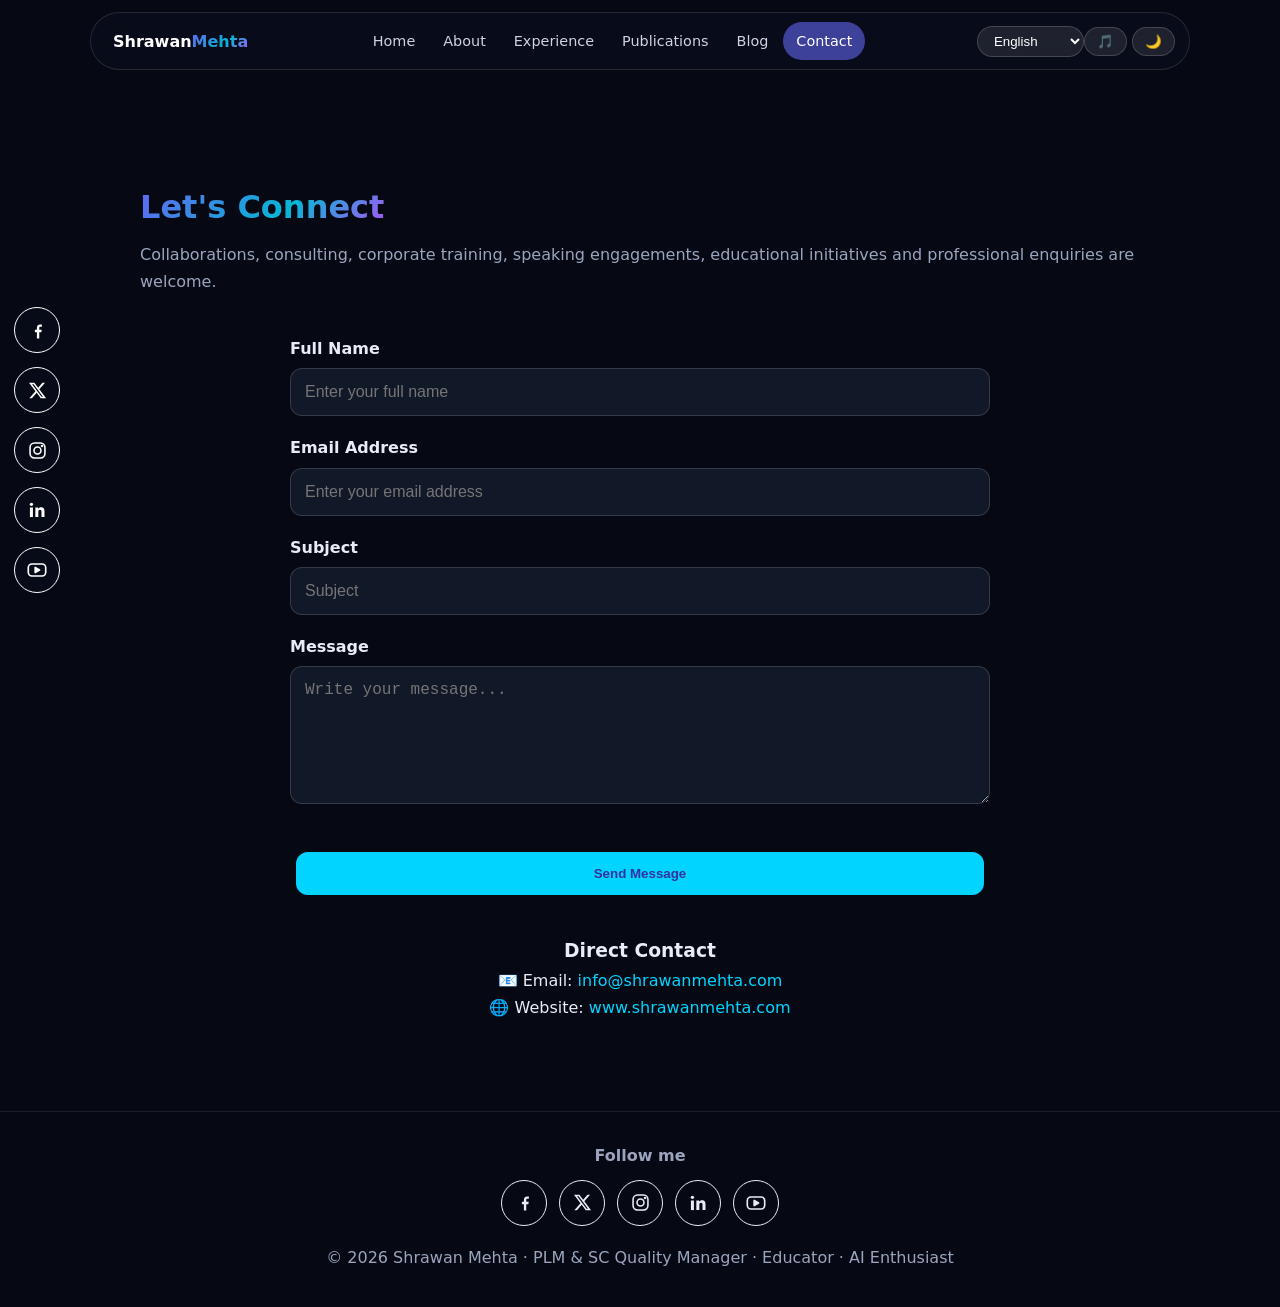
<file: contact.html>
<!DOCTYPE html>
<html lang="en">
<head>
<meta charset="UTF-8">
<meta name="viewport" content="width=device-width, initial-scale=1">

<title>Contact - Shrawan Mehta</title>

<meta name="description" content="Contact Shrawan Mehta">
<meta name="theme-color" content="#060914">

<link rel="stylesheet" href="css/style.css">

<!-- Social Icons -->
<link rel="stylesheet"
href="https://cdnjs.cloudflare.com/ajax/libs/font-awesome/6.5.1/css/all.min.css">

<style>

.contact-form{
    max-width:700px;
    margin:40px auto;
    display:flex;
    flex-direction:column;
    gap:18px;
}

.contact-form input,
.contact-form textarea{
    width:100%;
    padding:14px;
    border-radius:12px;
    border:1px solid rgba(255,255,255,.15);
    background:#111827;
    color:#fff;
    font-size:16px;
}

.contact-form textarea{
    resize:vertical;
}

.contact-form label{
    font-weight:600;
    display:block;
    margin-bottom:6px;
}

.btn{
    padding:14px 24px;
    border:none;
    border-radius:12px;
    background:#00d4ff;
    color:#000;
    font-weight:700;
    cursor:pointer;
    transition:.3s;
}

.btn:hover{
    transform:translateY(-2px);
}

.contact-info{
    text-align:center;
    margin-top:40px;
}

.contact-info a{
    color:#00d4ff;
    text-decoration:none;
}

.social-icons{
    margin-top:30px;
    display:flex;
    justify-content:center;
    gap:20px;
    flex-wrap:wrap;
}

.social-icons a{
    width:55px;
    height:55px;
    display:flex;
    align-items:center;
    justify-content:center;
    border-radius:50%;
    background:#0f172a;
    color:#fff;
    font-size:24px;
    transition:.3s ease;
    text-decoration:none;
}

.social-icons a:hover{
    background:#00d4ff;
    color:#000;
    transform:translateY(-5px);
}

</style>

</head>

<body>

<section class="wrap top">

<h2><span>Let's Connect</span></h2>

<p class="sub">
Collaborations, consulting, corporate training, speaking engagements,
educational initiatives and professional enquiries are welcome.
</p>

<form
class="contact-form"
action="https://formsubmit.co/info@shrawanmehta.com"
method="POST">

<input type="hidden"
name="_subject"
value="New Contact Request from ShrawanMehta.com">

<input type="hidden" name="_template" value="table">
<input type="hidden" name="_captcha" value="false">

<div>
<label>Full Name</label>
<input
type="text"
name="name"
placeholder="Enter your full name"
required>
</div>

<div>
<label>Email Address</label>
<input
type="email"
name="email"
placeholder="Enter your email address"
required>
</div>

<div>
<label>Subject</label>
<input
type="text"
name="subject"
placeholder="Subject"
required>
</div>

<div>
<label>Message</label>
<textarea
name="message"
rows="6"
placeholder="Write your message..."
required></textarea>
</div>

<button type="submit" class="btn">
Send Message
</button>

</form>

<div class="contact-info">

<h3>Direct Contact</h3>

<p>
📧 Email:
<a href="mailto:info@shrawanmehta.com">
info@shrawanmehta.com
</a>
</p>

<p>
🌐 Website:
<a href="https://www.shrawanmehta.com" target="_blank">
www.shrawanmehta.com
</a>
</p>

</div>
</div>
</section>
<!-- Foot Note -->
<script src="js/script.js"></script><script src="js/social.js"></script></body></html>
</file>
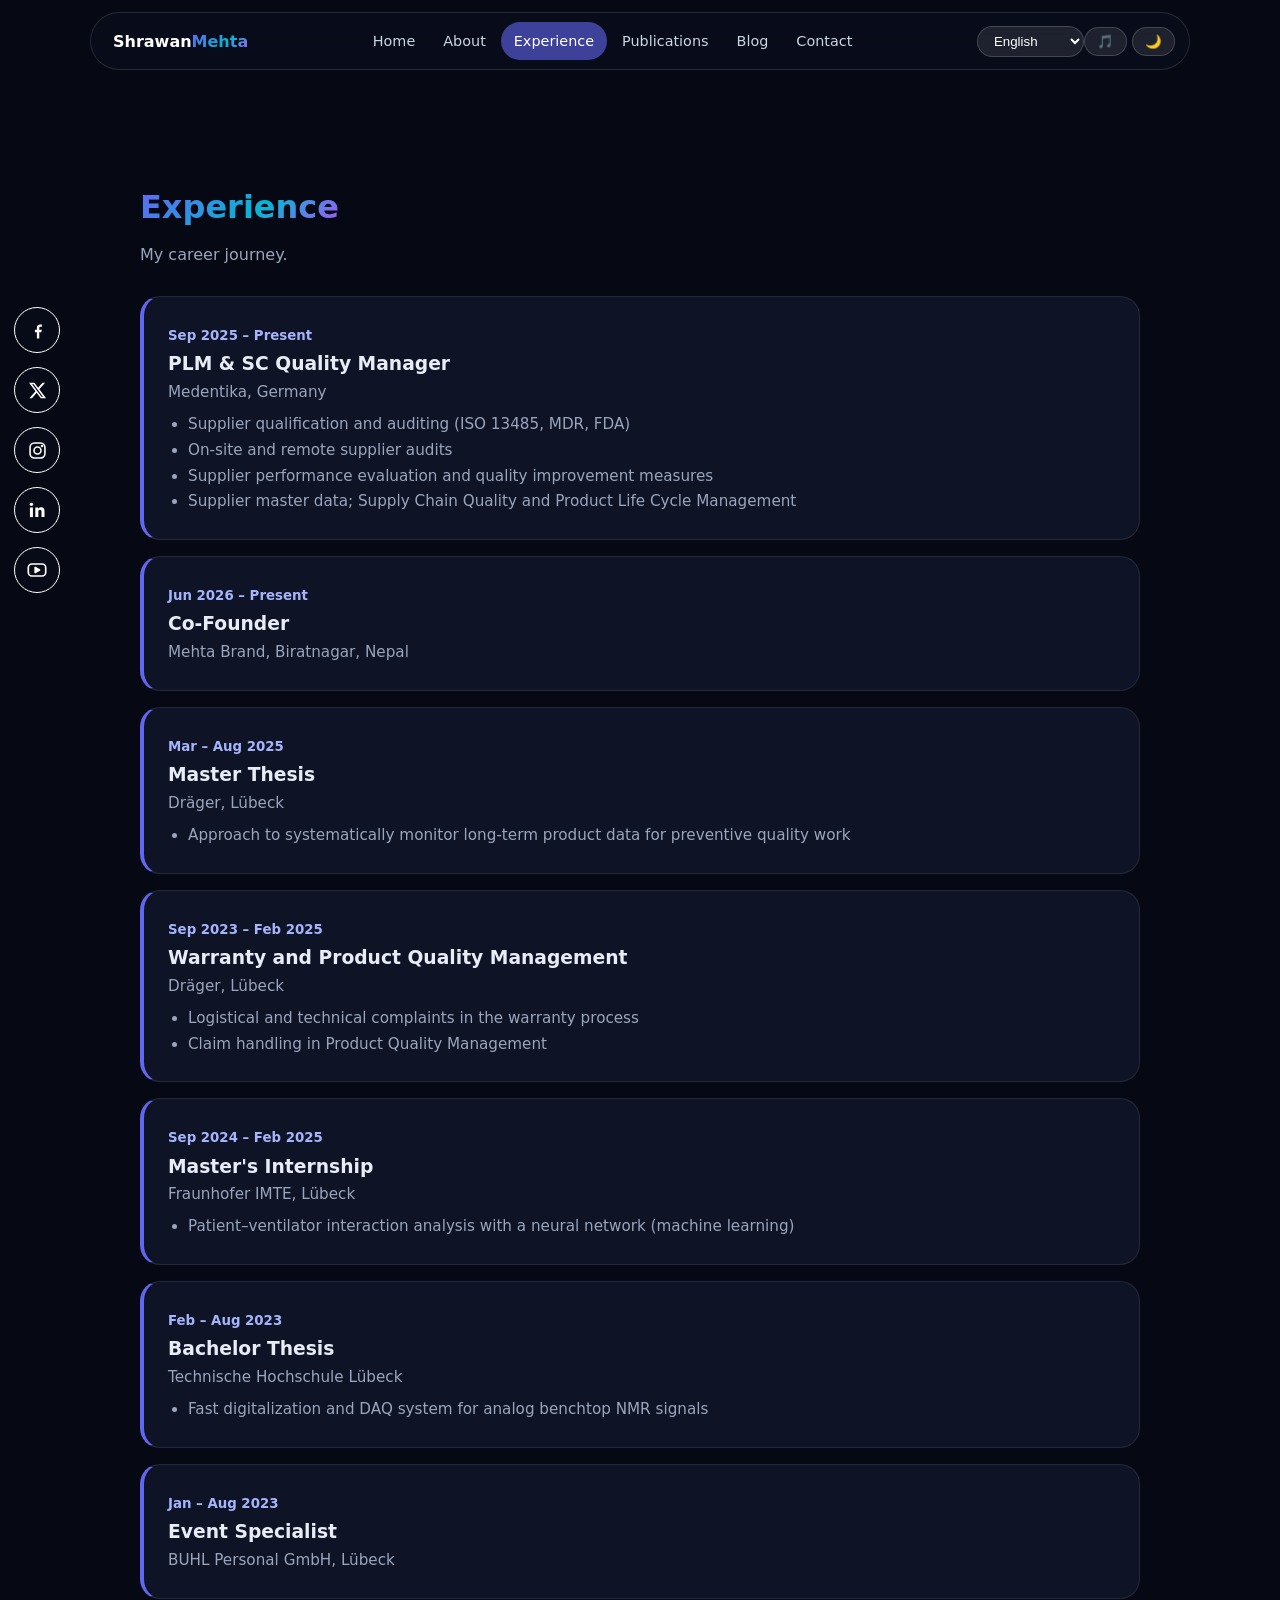
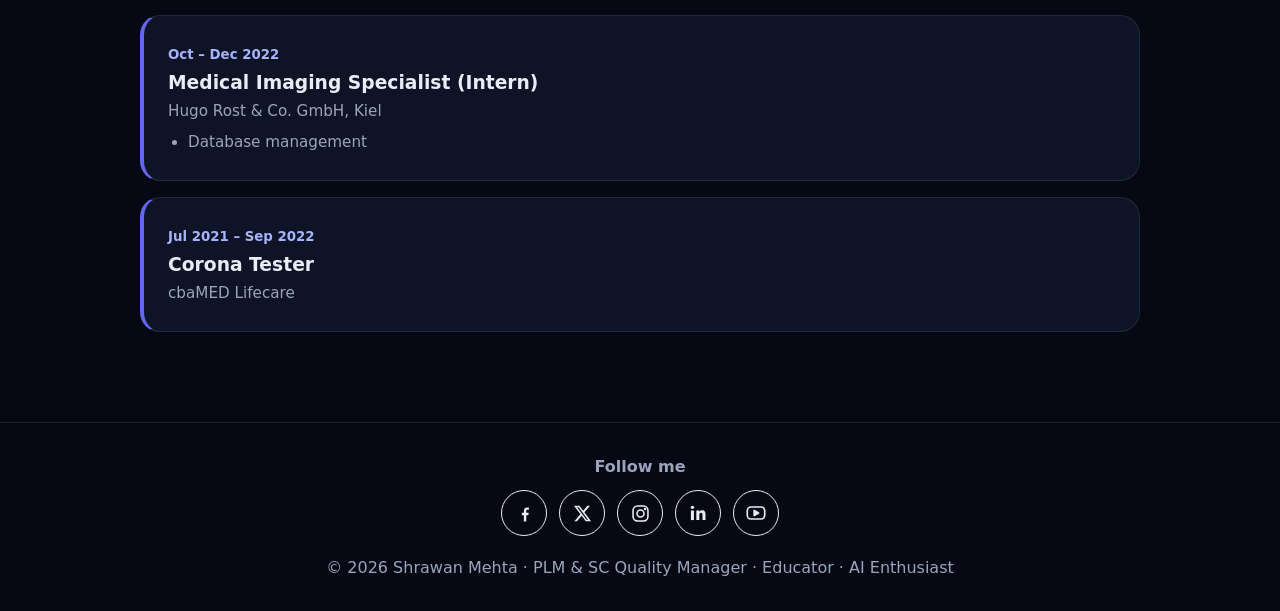
<file: experience.html>
<!DOCTYPE html><html lang="en"><head><meta charset="UTF-8"><meta name="viewport" content="width=device-width,initial-scale=1"><title>Experience - Shrawan Mehta</title><meta name="description" content="Career timeline: Medentika, Dräger, Fraunhofer IMTE, Mehta Brand."><meta name="theme-color" content="#060914"><link rel="stylesheet" href="css/style.css"></head><body><section class="wrap top"><h2><span>Experience</span></h2><p class="sub">My career journey.</p><div class="t"><small>Sep 2025 – Present</small><h3>PLM &amp; SC Quality Manager</h3><p>Medentika, Germany</p><ul><li>Supplier qualification and auditing (ISO 13485, MDR, FDA)</li><li>On-site and remote supplier audits</li><li>Supplier performance evaluation and quality improvement measures</li><li>Supplier master data; Supply Chain Quality and Product Life Cycle Management</li></ul></div><div class="t"><small>Jun 2026 – Present</small><h3>Co-Founder</h3><p>Mehta Brand, Biratnagar, Nepal</p></div><div class="t"><small>Mar – Aug 2025</small><h3>Master Thesis</h3><p>Dräger, Lübeck</p><ul><li>Approach to systematically monitor long-term product data for preventive quality work</li></ul></div><div class="t"><small>Sep 2023 – Feb 2025</small><h3>Warranty and Product Quality Management</h3><p>Dräger, Lübeck</p><ul><li>Logistical and technical complaints in the warranty process</li><li>Claim handling in Product Quality Management</li></ul></div><div class="t"><small>Sep 2024 – Feb 2025</small><h3>Master's Internship</h3><p>Fraunhofer IMTE, Lübeck</p><ul><li>Patient–ventilator interaction analysis with a neural network (machine learning)</li></ul></div><div class="t"><small>Feb – Aug 2023</small><h3>Bachelor Thesis</h3><p>Technische Hochschule Lübeck</p><ul><li>Fast digitalization and DAQ system for analog benchtop NMR signals</li></ul></div><div class="t"><small>Jan – Aug 2023</small><h3>Event Specialist</h3><p>BUHL Personal GmbH, Lübeck</p></div><div class="t"><small>Oct – Dec 2022</small><h3>Medical Imaging Specialist (Intern)</h3><p>Hugo Rost &amp; Co. GmbH, Kiel</p><ul><li>Database management</li></ul></div><div class="t"><small>Jul 2021 – Sep 2022</small><h3>Corona Tester</h3><p>cbaMED Lifecare</p></div></section><script src="js/script.js"></script><script src="js/social.js"></script></body></html>
</file>
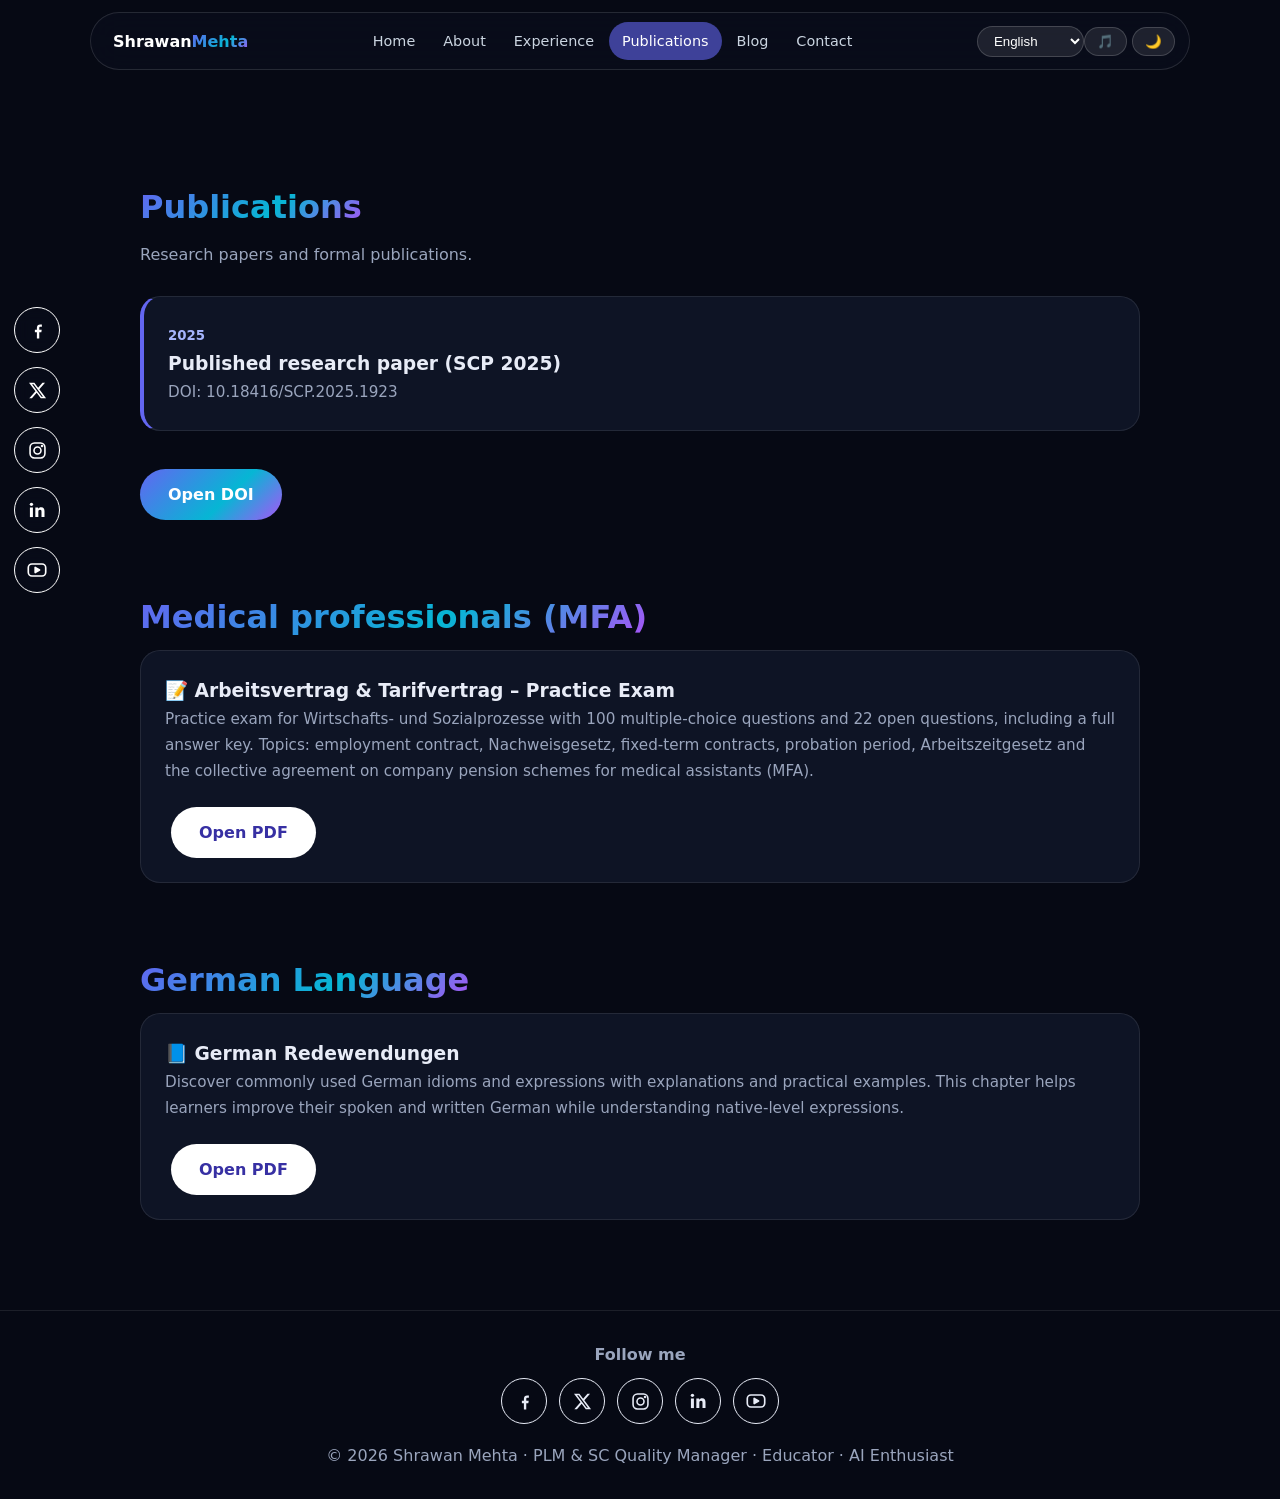
<file: publications.html>
<!DOCTYPE html><html lang="en"><head><meta charset="UTF-8"><meta name="viewport" content="width=device-width,initial-scale=1"><title>Publications - Shrawan Mehta</title><meta name="description" content="Research papers and DOI of Shrawan Mehta."><meta name="theme-color" content="#060914"><link rel="stylesheet" href="css/style.css"></head><body><section class="wrap top"><h2><span>Publications</span></h2><p class="sub">Research papers and formal publications.</p><div class="t"><small>2025</small><h3>Published research paper (SCP 2025)</h3><p>DOI: 10.18416/SCP.2025.1923</p></div><a class="btn" style="margin-left:0;background:var(--g);color:#fff!important" href="https://doi.org/10.18416/SCP.2025.1923" target="_blank" rel="noopener">Open DOI</a></section>
  <!--new-->
<section class="wrap">

    <h2><span>Medical professionals (MFA)</span></h2>

    <div class="card">

        <h3>📝 Arbeitsvertrag &amp; Tarifvertrag – Practice Exam</h3>

        <p>
            Practice exam for Wirtschafts- und Sozialprozesse with
            100 multiple-choice questions and 22 open questions, including
            a full answer key. Topics: employment contract, Nachweisgesetz,
            fixed-term contracts, probation period, Arbeitszeitgesetz and the
            collective agreement on company pension schemes for
            medical assistants (MFA).
        </p>

        <a class="btn"
           href="documents/Wirtschafts_und_Sozialprozesse.pdf"
           target="_blank">
           Open PDF
        </a>
    </div>
</section>
<!--new-->
<section class="wrap">

    <h2><span>German Language</span></h2>

    <div class="card">

        <h3>📘 German Redewendungen</h3>

        <p>
            Discover commonly used German idioms and expressions with
            explanations and practical examples. This chapter helps
            learners improve their spoken and written German while
            understanding native-level expressions.
        </p>

        <a class="btn"
           href="documents/Redewendungen.pdf"
           target="_blank">
           Open PDF
        </a>

    </div>

</section>
<!--Foot Note-->
  <script src="js/script.js"></script><script src="js/social.js"></script></body></html>
</file>
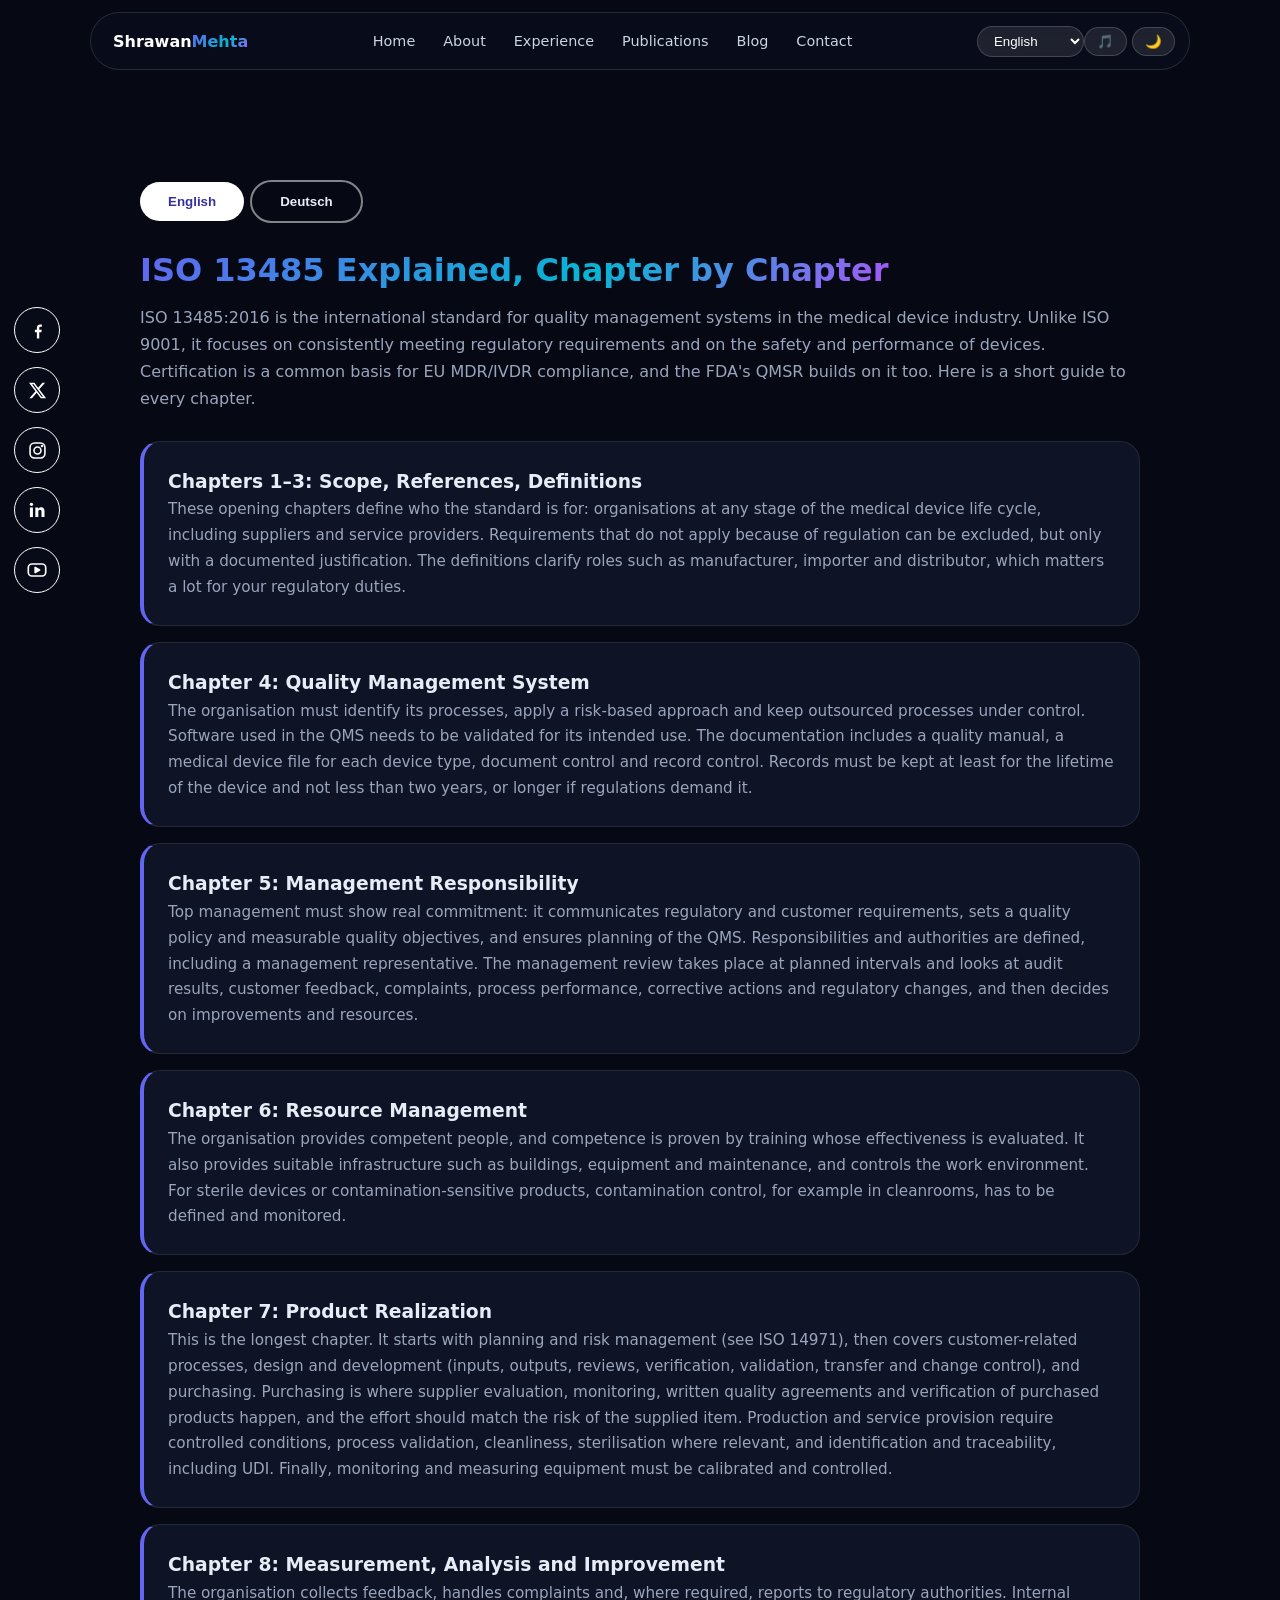
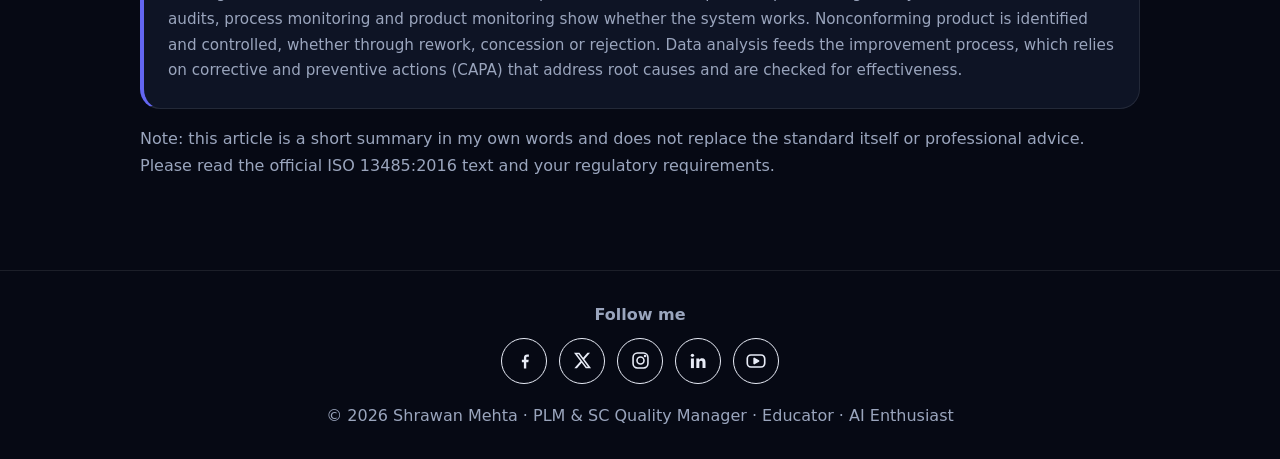
<file: blog/iso-13485-qms.html>
<!DOCTYPE html><html lang="en"><head><meta charset="UTF-8"><meta name="viewport" content="width=device-width,initial-scale=1"><base href="../"><title>ISO 13485 Explained Chapter by Chapter / ISO 13485 erklärt - Shrawan Mehta</title><meta name="description" content="A chapter-by-chapter guide to ISO 13485:2016 for medical device QMS, in English and German."><link rel="stylesheet" href="css/style.css"></head><body>
<section class="wrap top"><p><button class="btn" style="margin:0 6px 20px 0;border:0;cursor:pointer" onclick="L('en')">English</button><button class="btn o" style="margin:0 0 20px;cursor:pointer;color:inherit!important" onclick="L('de')">Deutsch</button></p><div data-l="en"><h2><span>ISO 13485 Explained, Chapter by Chapter</span></h2><p class="sub">ISO 13485:2016 is the international standard for quality management systems in the medical device industry. Unlike ISO 9001, it focuses on consistently meeting regulatory requirements and on the safety and performance of devices. Certification is a common basis for EU MDR/IVDR compliance, and the FDA's QMSR builds on it too. Here is a short guide to every chapter.</p><div class="t"><h3>Chapters 1–3: Scope, References, Definitions</h3><p>These opening chapters define who the standard is for: organisations at any stage of the medical device life cycle, including suppliers and service providers. Requirements that do not apply because of regulation can be excluded, but only with a documented justification. The definitions clarify roles such as manufacturer, importer and distributor, which matters a lot for your regulatory duties.</p></div><div class="t"><h3>Chapter 4: Quality Management System</h3><p>The organisation must identify its processes, apply a risk-based approach and keep outsourced processes under control. Software used in the QMS needs to be validated for its intended use. The documentation includes a quality manual, a medical device file for each device type, document control and record control. Records must be kept at least for the lifetime of the device and not less than two years, or longer if regulations demand it.</p></div><div class="t"><h3>Chapter 5: Management Responsibility</h3><p>Top management must show real commitment: it communicates regulatory and customer requirements, sets a quality policy and measurable quality objectives, and ensures planning of the QMS. Responsibilities and authorities are defined, including a management representative. The management review takes place at planned intervals and looks at audit results, customer feedback, complaints, process performance, corrective actions and regulatory changes, and then decides on improvements and resources.</p></div><div class="t"><h3>Chapter 6: Resource Management</h3><p>The organisation provides competent people, and competence is proven by training whose effectiveness is evaluated. It also provides suitable infrastructure such as buildings, equipment and maintenance, and controls the work environment. For sterile devices or contamination-sensitive products, contamination control, for example in cleanrooms, has to be defined and monitored.</p></div><div class="t"><h3>Chapter 7: Product Realization</h3><p>This is the longest chapter. It starts with planning and risk management (see ISO 14971), then covers customer-related processes, design and development (inputs, outputs, reviews, verification, validation, transfer and change control), and purchasing. Purchasing is where supplier evaluation, monitoring, written quality agreements and verification of purchased products happen, and the effort should match the risk of the supplied item. Production and service provision require controlled conditions, process validation, cleanliness, sterilisation where relevant, and identification and traceability, including UDI. Finally, monitoring and measuring equipment must be calibrated and controlled.</p></div><div class="t"><h3>Chapter 8: Measurement, Analysis and Improvement</h3><p>The organisation collects feedback, handles complaints and, where required, reports to regulatory authorities. Internal audits, process monitoring and product monitoring show whether the system works. Nonconforming product is identified and controlled, whether through rework, concession or rejection. Data analysis feeds the improvement process, which relies on corrective and preventive actions (CAPA) that address root causes and are checked for effectiveness.</p></div><p class="sub">Note: this article is a short summary in my own words and does not replace the standard itself or professional advice. Please read the official ISO 13485:2016 text and your regulatory requirements.</p></div><div data-l="de"><h2><span>ISO 13485 erklärt, Kapitel für Kapitel</span></h2><p class="sub">ISO 13485:2016 ist die internationale Norm für Qualitätsmanagementsysteme in der Medizinprodukteindustrie. Anders als die ISO 9001 konzentriert sie sich darauf, regulatorische Anforderungen durchgängig zu erfüllen sowie Sicherheit und Leistung der Produkte zu gewährleisten. Eine Zertifizierung ist eine häufige Grundlage für die Konformität mit EU-MDR/IVDR, und auch die QMSR der FDA baut darauf auf. Hier ein kurzer Leitfaden zu jedem Kapitel.</p><div class="t"><h3>Kapitel 1–3: Anwendungsbereich, Verweise, Begriffe</h3><p>Diese ersten Kapitel legen fest, für wen die Norm gilt: Organisationen in jeder Phase des Produktlebenszyklus von Medizinprodukten, einschließlich Lieferanten und Dienstleistern. Anforderungen, die aufgrund von Vorschriften nicht zutreffen, dürfen ausgeschlossen werden, jedoch nur mit dokumentierter Begründung. Die Begriffe klären Rollen wie Hersteller, Importeur und Händler, was für Ihre regulatorischen Pflichten sehr wichtig ist.</p></div><div class="t"><h3>Kapitel 4: Qualitätsmanagementsystem</h3><p>Die Organisation muss ihre Prozesse festlegen, einen risikobasierten Ansatz anwenden und ausgelagerte Prozesse lenken. Software im QMS muss für ihren Verwendungszweck validiert werden. Zur Dokumentation gehören ein Qualitätsmanagementhandbuch, eine Akte zum Medizinprodukt je Produkttyp, die Lenkung von Dokumenten und die Lenkung von Aufzeichnungen. Aufzeichnungen sind mindestens für die Lebensdauer des Produkts, mindestens aber zwei Jahre aufzubewahren, bei Bedarf länger gemäß Vorschriften.</p></div><div class="t"><h3>Kapitel 5: Verantwortung der Leitung</h3><p>Die oberste Leitung muss echtes Engagement zeigen: Sie kommuniziert regulatorische und Kundenanforderungen, legt eine Qualitätspolitik und messbare Qualitätsziele fest und stellt die Planung des QMS sicher. Verantwortlichkeiten und Befugnisse sind festgelegt, einschließlich eines Beauftragten der Leitung. Die Managementbewertung findet in geplanten Abständen statt und betrachtet Auditergebnisse, Kundenrückmeldungen, Reklamationen, Prozessleistung, Korrekturmaßnahmen und regulatorische Änderungen. Danach werden Verbesserungen und Ressourcen beschlossen.</p></div><div class="t"><h3>Kapitel 6: Management von Ressourcen</h3><p>Die Organisation stellt kompetentes Personal bereit, und Kompetenz wird durch Schulungen nachgewiesen, deren Wirksamkeit bewertet wird. Außerdem sorgt sie für geeignete Infrastruktur wie Gebäude, Ausrüstung und Instandhaltung und lenkt die Arbeitsumgebung. Bei sterilen oder kontaminationsempfindlichen Produkten muss die Kontaminationskontrolle, etwa in Reinräumen, festgelegt und überwacht werden.</p></div><div class="t"><h3>Kapitel 7: Produktrealisierung</h3><p>Dies ist das umfangreichste Kapitel. Es beginnt mit Planung und Risikomanagement (siehe ISO 14971) und behandelt dann kundenbezogene Prozesse, Entwicklung (Eingaben, Ergebnisse, Bewertungen, Verifizierung, Validierung, Transfer und Änderungslenkung) sowie die Beschaffung. In der Beschaffung geschehen Lieferantenbewertung, Überwachung, schriftliche Qualitätssicherungsvereinbarungen und die Verifizierung beschaffter Produkte, und der Aufwand sollte zum Risiko des gelieferten Produkts passen. Produktion und Dienstleistungserbringung erfordern gelenkte Bedingungen, Prozessvalidierung, Sauberkeit, gegebenenfalls Sterilisation sowie Kennzeichnung und Rückverfolgbarkeit einschließlich UDI. Schließlich müssen Überwachungs- und Messmittel kalibriert und gelenkt werden.</p></div><div class="t"><h3>Kapitel 8: Messung, Analyse und Verbesserung</h3><p>Die Organisation sammelt Rückmeldungen, bearbeitet Reklamationen und meldet bei Bedarf an Behörden. Interne Audits sowie Prozess- und Produktüberwachung zeigen, ob das System funktioniert. Nichtkonforme Produkte werden erkannt und gelenkt, sei es durch Nacharbeit, Sonderfreigabe oder Aussonderung. Datenanalyse speist den Verbesserungsprozess, der auf Korrektur- und Vorbeugungsmaßnahmen (CAPA) beruht, die Ursachen beheben und auf Wirksamkeit geprüft werden.</p></div><p class="sub">Hinweis: Dieser Artikel ist eine kurze Zusammenfassung in eigenen Worten und ersetzt weder die Norm selbst noch eine fachliche Beratung. Bitte lesen Sie den offiziellen Text der ISO 13485:2016 und Ihre regulatorischen Anforderungen.</p></div></section>
<script src="js/script.js"></script><script src="js/social.js"></script>
<script>function L(l){document.documentElement.lang=l;document.querySelectorAll('[data-l]').forEach(e=>e.style.display=e.dataset.l==l?'':'none')}L((navigator.language||'en').slice(0,2)=='de'?'de':'en')</script></body></html>
</file>
<file: css/style.css>
:root{--bg:#060914;--card:rgba(18,25,45,.72);--tx:#e8ecf7;--mu:#9aa5bd;--bd:rgba(255,255,255,.09);--g:linear-gradient(135deg,#6366f1,#06b6d4 60%,#a855f7)}
body.light{--bg:#f5f6fb;--card:rgba(255,255,255,.9);--tx:#0f172a;--mu:#5b6475;--bd:#e2e6f0}
*{margin:0;padding:0;box-sizing:border-box}html{scroll-behavior:smooth}
body{font-family:Inter,'Segoe UI',system-ui,sans-serif;background:var(--bg);color:var(--tx);line-height:1.7}
a{color:#a5b4fc}body.light a{color:#4f46e5}
nav{position:sticky;top:12px;z-index:50;margin:12px auto 0;width:min(1100px,94%);background:rgba(10,14,28,.78);backdrop-filter:blur(16px);border:1px solid rgba(255,255,255,.12);border-radius:60px;display:flex;justify-content:space-between;align-items:center;padding:9px 14px 9px 22px;flex-wrap:wrap;gap:8px}
.logo{color:#fff;font-weight:800;text-decoration:none}.logo span{background:var(--g);-webkit-background-clip:text;background-clip:text;color:transparent}
.nl{display:flex;gap:2px;flex-wrap:wrap}.nl a{color:#cbd5e1;text-decoration:none;font-size:.9rem;padding:7px 13px;border-radius:30px}.nl a:hover{background:rgba(255,255,255,.1)}.nl a.on{background:rgba(99,102,241,.6);color:#fff}
.ib{background:rgba(255,255,255,.09);border:1px solid rgba(255,255,255,.17);color:#fff;border-radius:30px;padding:6px 12px;cursor:pointer}
.hero{position:relative;overflow:hidden;text-align:center;padding:120px 20px 90px;margin-top:-70px;color:#fff;background:#070b18}
.hero::before{content:"";position:absolute;inset:-20%;background:conic-gradient(#4338ca,#0891b2,#a855f7,#4338ca);filter:blur(110px);opacity:.45;animation:sp 28s linear infinite}
@keyframes sp{to{transform:rotate(360deg)}}.hero>*{position:relative}
.ph{width:150px;height:150px;border-radius:50%;object-fit:cover;border:3px solid #fff;box-shadow:0 0 0 8px rgba(99,102,241,.35);margin-bottom:18px}
h1{font-size:clamp(2.4rem,7vw,4.4rem);line-height:1.05;background:linear-gradient(90deg,#fff,#c7d2fe,#67e8f9);-webkit-background-clip:text;background-clip:text;color:transparent}
.hero p{max-width:640px;margin:12px auto 0;opacity:.92}
.btn{display:inline-block;margin:22px 6px 0;padding:12px 28px;border-radius:40px;background:#fff;color:#3730a3!important;font-weight:700;text-decoration:none}.btn.o{background:transparent;color:#fff!important;border:2px solid rgba(255,255,255,.5)}
.wrap{width:min(1000px,92%);margin:auto;padding:70px 0 0}.wrap.top{padding-top:110px}
h2{font-size:2rem;margin-bottom:6px}h2 span{background:var(--g);-webkit-background-clip:text;background-clip:text;color:transparent}.sub{color:var(--mu);margin-bottom:28px}
.grid{display:grid;grid-template-columns:repeat(auto-fit,minmax(230px,1fr));gap:18px}
.card,.t{background:var(--card);backdrop-filter:blur(12px);border:1px solid var(--bd);border-radius:20px;padding:24px;transition:.3s}.card:hover{transform:translateY(-6px);border-color:#6366f1}
.card p,.t p,.t li{color:var(--mu);font-size:.95rem}.t{margin-bottom:16px;border-left:4px solid #6366f1}.t small{color:#a5b4fc;font-weight:700}.t ul{margin:6px 0 0 20px}
.bar{height:9px;background:rgba(127,127,160,.2);border-radius:9px;overflow:hidden;margin:4px 0 14px}.bar i{display:block;height:100%;background:var(--g)}
.row{display:flex;justify-content:space-between;font-weight:600;font-size:.93rem}
.ct a{display:block;background:var(--card);border:1px solid var(--bd);padding:14px 18px;border-radius:16px;margin-bottom:10px;text-decoration:none}.ct a:hover{border-color:#6366f1}
footer{margin-top:90px;text-align:center;padding:30px;color:var(--mu);border-top:1px solid var(--bd)}
.rv{opacity:0;transform:translateY(24px);transition:.6s}.rv.v{opacity:1;transform:none}
@media(prefers-reduced-motion:reduce){.hero::before{animation:none}.rv{opacity:1;transform:none}}
.soc{position:fixed;left:14px;top:50%;transform:translateY(-50%);display:flex;flex-direction:column;gap:14px;z-index:40}
.soc a,.socf a{width:46px;height:46px;border-radius:50%;border:1.5px solid currentColor;display:flex;align-items:center;justify-content:center;text-decoration:none;transition:.25s}
.soc a{color:#fff!important;background:rgba(10,14,28,.55);backdrop-filter:blur(8px)}
.socf a{color:var(--tx)!important}
.soc a:hover,.socf a:hover{background:var(--g);border-color:transparent;color:#fff!important;transform:translateY(-3px) scale(1.08)}
.socf{display:flex;gap:12px;justify-content:center;flex-wrap:wrap;margin-bottom:18px}
select.ib option{color:#000}
@media(max-width:760px){.soc{display:none}}

.timeline-container{
    position:relative;
    display:flex;
    align-items:center;
    margin-top:40px;
}

.timeline-slider{
    display:flex;
    gap:25px;
    overflow-x:auto;
    scroll-behavior:smooth;
    padding:20px 10px;
    width:100%;
}

.timeline-slider::-webkit-scrollbar{
    display:none;
}

.timeline-item{
    min-width:320px;
    position:relative;
    flex-shrink:0;
}

.timeline-item::before{
    content:"";
    position:absolute;
    top:18px;
    left:0;
    width:100%;
    height:2px;
    background:linear-gradient(to right,#e0b35a,#c9972f);
    z-index:1;
}

.timeline-dot{
    width:22px;
    height:22px;
    border-radius:50%;
    border:4px solid #e0b35a;
    background:#111;
    box-shadow:0 0 15px #e0b35a;
    margin:auto;
    position:relative;
    z-index:2;
}

.timeline-card{
    margin-top:25px;
    background:#111827;
    border:1px solid rgba(255,255,255,.1);
    border-radius:20px;
    padding:25px;
    min-height:220px;
    transition:.3s;
}

.timeline-card:hover{
    transform:translateY(-6px);
    border-color:#e0b35a;
}

.timeline-card h3{
    color:#e0b35a;
    font-size:32px;
    margin-bottom:15px;
}

.timeline-btn{
    width:50px;
    height:50px;
    border-radius:50%;
    border:none;
    cursor:pointer;
    background:#1f2937;
    color:#fff;
    font-size:22px;
    margin:0 10px;
}
</file>
